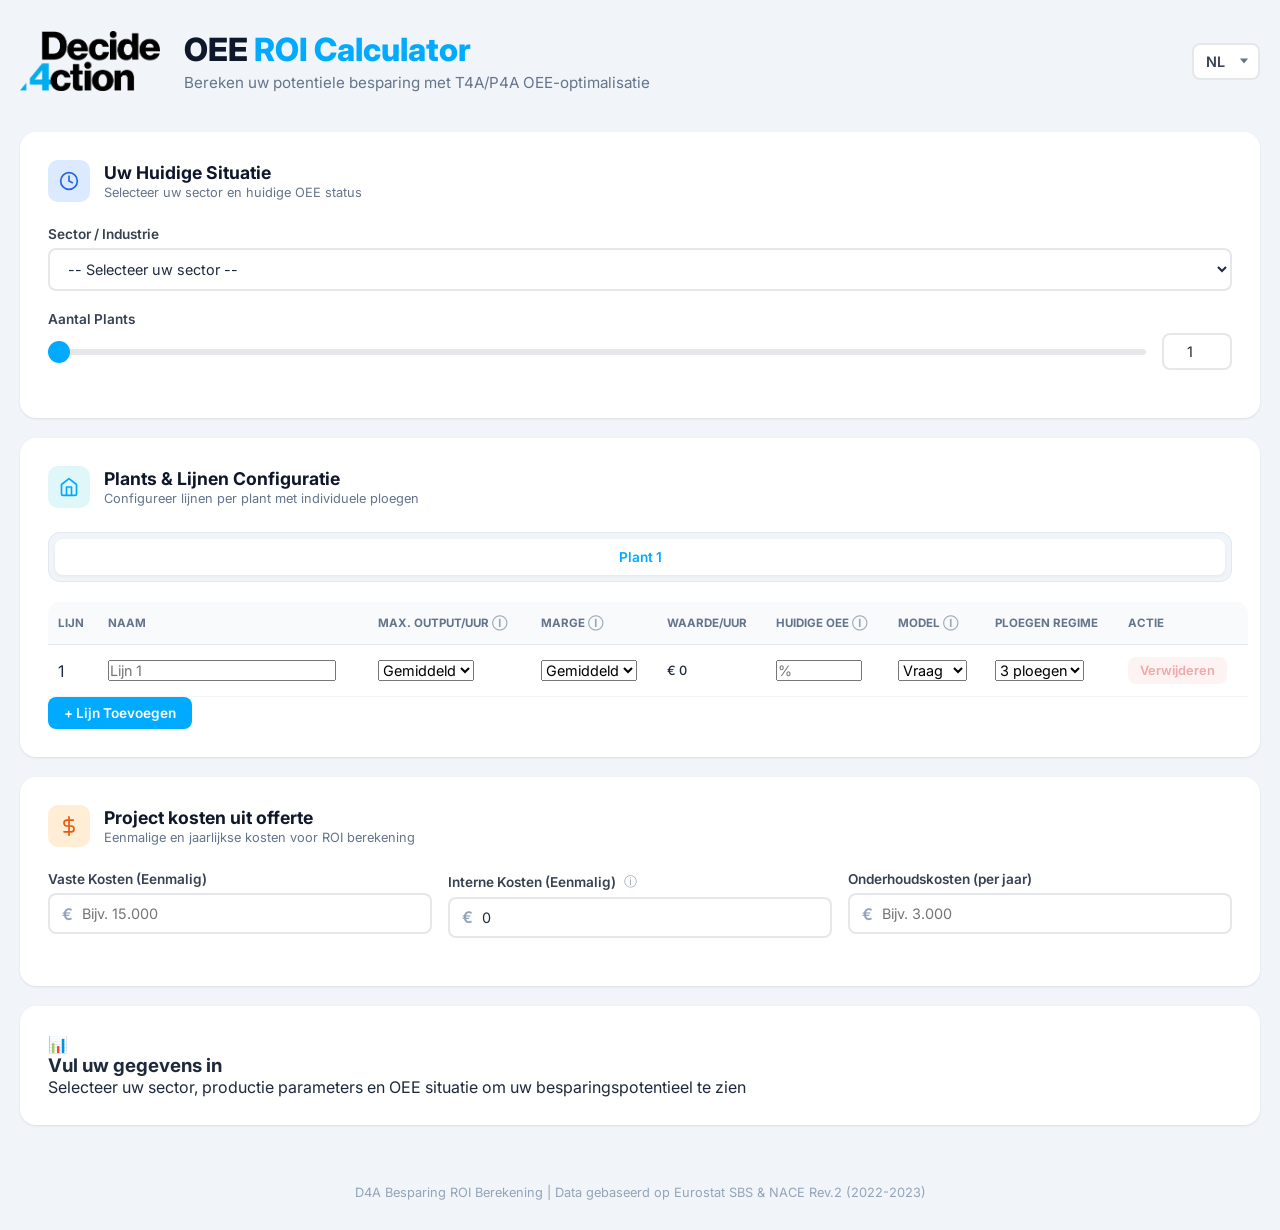
<file: index.html>
<!DOCTYPE html>
<html lang="nl">
<head>
    <meta charset="UTF-8">
    <meta name="viewport" content="width=device-width, initial-scale=1.0">
    <title>OEE ROI Calculator - D4A Besparing Berekening</title>
    <link rel="preconnect" href="https://fonts.googleapis.com">
    <link rel="preconnect" href="https://fonts.gstatic.com" crossorigin>
    <link href="https://fonts.googleapis.com/css2?family=Inter:wght@400;500;600;700;800&display=swap" rel="stylesheet">
    <link rel="stylesheet" href="style.css">
</head>
<body>
    <div class="container">
        <header class="header">
            <div class="header-left">
                <img src="logo.png" alt="Decide4Action" class="logo">
                <div class="header-title">
                    <h1>OEE <span>ROI Calculator</span></h1>
                    <p class="subtitle" data-i18n="subtitle">Bereken uw potentiele besparing met T4A/P4A OEE-optimalisatie</p>
                </div>
            </div>
            <div class="header-right">
                <div class="lang-switcher">
                    <select id="langSelect" onchange="setLanguage(this.value)">
                        <option value="nl">NL</option>
                        <option value="en">EN</option>
                    </select>
                </div>
                <button class="btn btn-export" onclick="exportPDF()" id="exportBtn" style="display: none;">
                    <svg width="18" height="18" viewBox="0 0 24 24" fill="none" stroke="currentColor" stroke-width="2" stroke-linecap="round" stroke-linejoin="round"><path d="M21 15v4a2 2 0 0 1-2 2H5a2 2 0 0 1-2-2v-4"/><polyline points="7 10 12 15 17 10"/><line x1="12" y1="15" x2="12" y2="3"/></svg>
                    <span data-i18n="exportPdf">Export PDF</span>
                </button>
            </div>
        </header>

        <div class="main-layout">
            <div class="input-column">
                <div class="card">
                    <div class="card-header">
                        <div class="card-icon blue">
                            <svg width="20" height="20" viewBox="0 0 24 24" fill="none" stroke="currentColor" stroke-width="2" stroke-linecap="round" stroke-linejoin="round"><circle cx="12" cy="12" r="10"/><path d="M12 6v6l4 2"/></svg>
                        </div>
                        <div>
                            <h2 data-i18n="cardCurrentTitle">Uw Huidige Situatie</h2>
                            <p class="card-subtitle" data-i18n="cardCurrentSubtitle">Selecteer uw sector en huidige OEE status</p>
                        </div>
                    </div>

                    <div class="form-group">
                        <label for="sector" data-i18n="sectorLabel">Sector / Industrie</label>
                        <div class="select-wrapper" id="sectorWrapper">
                            <input type="text" class="select-search" id="sectorSearch" data-i18n-placeholder="sectorSearchPlaceholder" placeholder="Zoek sector...">
                            <select id="sector" onchange="onSectorChange()">
                                <option value="" data-i18n="sectorDefault">-- Selecteer uw sector --</option>
                                <option value="farmaceutische" data-i18n="sectorPharm">Farmaceutische</option>
                                <option value="food" data-i18n="sectorFood">Food</option>
                                <option value="bottlers" data-i18n="sectorBottlers">Bottlers</option>
                                <option value="textiel" data-i18n="sectorTextile">Textiel</option>
                                <option value="hout" data-i18n="sectorWood">Hout</option>
                                <option value="papier" data-i18n="sectorPaper">Papier</option>
                                <option value="chemie" data-i18n="sectorChemical">Chemie</option>
                                <option value="kunststof" data-i18n="sectorPlastic">Kunststof</option>
                                <option value="metaal" data-i18n="sectorMetal">Metaal</option>
                                <option value="machinebouw" data-i18n="sectorMachine">Machinebouw</option>
                                <option value="autoentransport" data-i18n="sectorAuto">Auto & Transport</option>
                                <option value="electronica" data-i18n="sectorElectronics">Electronica</option>
                                <option value="olieenrafinaderij" data-i18n="sectorOil">Olie & Raffinaderij</option>
                            </select>
                            <div class="select-dropdown" id="sectorDropdown"></div>
                        </div>
                    </div>

                    <div class="form-group">
                        <label for="numPlants" data-i18n="numPlantsLabel">Aantal Plants</label>
                        <div class="slider-input">
                            <input type="range" id="numPlantsSlider" min="1" max="10" value="1" oninput="syncPlantSlider(this.value)">
                            <input type="number" id="numPlants" min="1" max="10" value="1" onchange="updatePlantTabs()" oninput="updatePlantTabs()">
                        </div>
                    </div>
                </div>

                <div class="card" id="plantsCard">
                    <div class="card-header">
                        <div class="card-icon cyan">
                            <svg width="20" height="20" viewBox="0 0 24 24" fill="none" stroke="currentColor" stroke-width="2" stroke-linecap="round" stroke-linejoin="round"><path d="M3 9l9-7 9 7v11a2 2 0 0 1-2 2H5a2 2 0 0 1-2-2z"/><polyline points="9 22 9 12 15 12 15 22"/></svg>
                        </div>
                        <div>
                            <h2 data-i18n="cardPlantsTitle">Plants & Lijnen Configuratie</h2>
                            <p class="card-subtitle" data-i18n="cardPlantsSubtitle">Configureer lijnen per plant met individuele ploegen</p>
                        </div>
                    </div>

                    <div class="plant-tabs" id="plantTabs"></div>
                    <div id="plantContents"></div>
                </div>

                <div class="card">
                    <div class="card-header">
                        <div class="card-icon orange">
                            <svg width="20" height="20" viewBox="0 0 24 24" fill="none" stroke="currentColor" stroke-width="2" stroke-linecap="round" stroke-linejoin="round"><line x1="12" y1="1" x2="12" y2="23"/><path d="M17 5H9.5a3.5 3.5 0 0 0 0 7h5a3.5 3.5 0 0 1 0 7H6"/></svg>
                        </div>
                        <div>
                            <h2 data-i18n="cardCostsTitle">Project kosten uit offerte</h2>
                            <p class="card-subtitle" data-i18n="cardCostsSubtitle">Eenmalige en jaarlijkse kosten voor ROI berekening</p>
                        </div>
                    </div>

                    <div class="form-row form-row-3">
                        <div class="form-group">
                            <label for="fixedFee" data-i18n="fixedFeeLabel">Vaste Kosten (Eenmalig)</label>
                            <div class="currency-input">
                                <input type="number" id="fixedFee" min="0" onchange="calculate()" oninput="calculate()" data-i18n-placeholder="fixedFeePlaceholder" placeholder="Bijv. 15.000">
                            </div>
                        </div>
                        <div class="form-group">
                            <label for="internalCost" class="th-tooltip">
                                <span data-i18n="internalCostLabel">Interne Kosten (Eenmalig)</span> 
                                <span class="info-icon">ⓘ</span>
                                <div class="tooltip-text">
                                    <span data-i18n="internalCostTooltipBody">implementatie-uren, trainingsuren, IT hardware, IT software.</span>
                                </div>
                            </label>
                            <div class="currency-input">
                                <input type="number" id="internalCost" min="0" value="0" onchange="calculate()" oninput="calculate()" data-i18n-placeholder="internalCostPlaceholder" placeholder="Bijv. 5.000">
                            </div>
                        </div>
                        <div class="form-group">
                            <label for="variableCost" data-i18n="variableCostLabel">Onderhoudskosten (per jaar)</label>
                            <div class="currency-input">
                                <input type="number" id="variableCost" min="0" onchange="calculate()" oninput="calculate()" data-i18n-placeholder="variableCostPlaceholder" placeholder="Bijv. 3.000">
                            </div>
                        </div>
                    </div>
                </div>
            </div>

            <div class="results-column">
                <div class="card" id="placeholderCard">
                    <div class="results-placeholder">
                        <div class="results-placeholder-icon">&#x1F4CA;</div>
                        <h3 data-i18n="placeholderTitle">Vul uw gegevens in</h3>
                        <p data-i18n="placeholderText">Selecteer uw sector, productie parameters en OEE situatie om uw besparingspotentieel te zien</p>
                    </div>
                </div>

                <div class="card" id="scenarioCard" style="display: none;">
                    <div class="card-header">
                        <div class="card-icon green">
                            <svg width="20" height="20" viewBox="0 0 24 24" fill="none" stroke="currentColor" stroke-width="2" stroke-linecap="round" stroke-linejoin="round"><path d="M12 20V10"/><path d="M18 20V4"/><path d="M6 20v-4"/></svg>
                        </div>
                        <div style="flex:1;">
                            <h2 class="th-tooltip" style="border-bottom: none; cursor: help; display: inline-flex; align-items: center;">
                                <span data-i18n="cardSavingsTitle">Besparingspotentieel</span>
                                <span class="info-icon" style="margin-left: 6px;">ⓘ</span>
                                <div class="tooltip-text">
                                    <span data-i18n="savingPotentialTooltip"></span>
                                </div>
                            </h2>
                            <p class="card-subtitle" id="savingsSubtitle">
                                <span id="totalLinesDisplay">0</span> <span data-i18n="linesAcross">lijnen over</span> <span id="totalPlantsDisplay">0</span> plants
                            </p>
                        </div>
                        <button class="btn-calc-info" onclick="openCalcModal()" title="Hoe berekenen wij dit?">
                            <svg width="18" height="18" viewBox="0 0 24 24" fill="none" stroke="currentColor" stroke-width="2" stroke-linecap="round" stroke-linejoin="round"><circle cx="12" cy="12" r="10"/><path d="M9.09 9a3 3 0 0 1 5.83 1c0 2-3 3-3 3"/><line x1="12" y1="17" x2="12.01" y2="17"/></svg>
                            <span data-i18n="calcInfoBtn">Berekening</span>
                        </button>
                    </div>

                    <div class="scenario-grid">
                        <div class="scenario-card" data-scenario="conservative" onclick="selectScenario('conservative')">
                            <div class="scenario-label" data-i18n="conservative">Conservatief</div>
                            <div class="scenario-three-year" id="conservativeThreeYear">-</div>
                            <div class="scenario-three-year-label" data-i18n="overThreeYears">over 3 jaar</div>
                            <div class="scenario-divider"></div>
                            <div class="scenario-years-grid">
                                <div class="year-col"><span class="year-label">Jaar 1</span><span class="year-value" id="conservativeYear1">-</span></div>
                                <div class="year-col"><span class="year-label">Jaar 2</span><span class="year-value" id="conservativeYear2">-</span></div>
                                <div class="year-col"><span class="year-label">Jaar 3</span><span class="year-value" id="conservativeYear3">-</span></div>
                            </div>
                            <div class="scenario-divider"></div>
                            <div class="scenario-oee" id="conservativeOEE">-</div>
                            <div class="scenario-oee-label" data-i18n="oeeImprovement">OEE verbetering</div>
                        </div>

                        <div class="scenario-card selected" data-scenario="expected" onclick="selectScenario('expected')">
                            <div class="scenario-badge" data-i18n="expected">Verwacht</div>
                            <div class="scenario-three-year" id="expectedThreeYear">-</div>
                            <div class="scenario-three-year-label" data-i18n="overThreeYears">over 3 jaar</div>
                            <div class="scenario-divider"></div>
                            <div class="scenario-years-grid">
                                <div class="year-col"><span class="year-label">Jaar 1</span><span class="year-value" id="expectedYear1">-</span></div>
                                <div class="year-col"><span class="year-label">Jaar 2</span><span class="year-value" id="expectedYear2">-</span></div>
                                <div class="year-col"><span class="year-label">Jaar 3</span><span class="year-value" id="expectedYear3">-</span></div>
                            </div>
                            <div class="scenario-divider"></div>
                            <div class="scenario-oee" id="expectedOEE">-</div>
                            <div class="scenario-oee-label" data-i18n="oeeImprovement">OEE verbetering</div>
                        </div>

                        <div class="scenario-card" data-scenario="optimistic" onclick="selectScenario('optimistic')">
                            <div class="scenario-label" data-i18n="optimistic">Optimistisch</div>
                            <div class="scenario-three-year" id="optimisticThreeYear">-</div>
                            <div class="scenario-three-year-label" data-i18n="overThreeYears">over 3 jaar</div>
                            <div class="scenario-divider"></div>
                            <div class="scenario-years-grid">
                                <div class="year-col"><span class="year-label">Jaar 1</span><span class="year-value" id="optimisticYear1">-</span></div>
                                <div class="year-col"><span class="year-label">Jaar 2</span><span class="year-value" id="optimisticYear2">-</span></div>
                                <div class="year-col"><span class="year-label">Jaar 3</span><span class="year-value" id="optimisticYear3">-</span></div>
                            </div>
                            <div class="scenario-divider"></div>
                            <div class="scenario-oee" id="optimisticOEE">-</div>
                            <div class="scenario-oee-label" data-i18n="oeeImprovement">OEE verbetering</div>
                        </div>

                        <div class="scenario-card" data-scenario="aangepast" onclick="selectScenario('aangepast')">
    <div class="scenario-label" data-i18n="custom">Aangepast</div>
    <div class="scenario-three-year" id="customThreeYear">-</div>
    <div class="scenario-three-year-label" data-i18n="overThreeYears">over 3 jaar</div>
    <div class="scenario-divider"></div>
    <div class="scenario-years-grid">
        <div class="year-col">
            <span class="year-label" data-i18n="calcYear1">Jaar 1</span>
            <span class="year-value" id="customYear1">-</span>
        </div>
        <div class="year-col">
            <span class="year-label" data-i18n="calcYear2">Jaar 2</span>
            <span class="year-value" id="customYear2">-</span>
        </div>
        <div class="year-col">
            <span class="year-label" data-i18n="calcYear3">Jaar 3</span>
            <span class="year-value" id="customYear3">-</span>
        </div>
    </div>
    <div class="scenario-divider"></div>
    <div class="custom-oee-input-wrapper">
        <input type="number" id="customOEEInput" class="custom-oee-input" min="0" max="100" step="0.1" placeholder="%" oninput="calculate()">
    </div>
    <div class="scenario-oee-label" data-i18n="oeeImprovement">OEE verbetering</div>
</div>
                    </div>
                </div>

                <div class="card" id="calcBreakdownCard" style="display: none;">
                    <div class="card-header">
                        <div class="card-icon blue">
                            <svg width="20" height="20" viewBox="0 0 24 24" fill="none" stroke="currentColor" stroke-width="2" stroke-linecap="round" stroke-linejoin="round"><rect x="4" y="2" width="16" height="20" rx="2" ry="2"/><line x1="8" y1="6" x2="16" y2="6"/><line x1="8" y1="10" x2="16" y2="10"/><line x1="8" y1="14" x2="12" y2="14"/></svg>
                        </div>
                        <div>
                            <h2 data-i18n="calcBreakdownTitle">Berekeningsoverzicht</h2>
                        </div>
                    </div>
                    <div id="calcBreakdownContent"></div>
                </div>

                <div class="card" id="breakEvenCard" style="display: none;">
                    <div class="break-even-header">
                        <div>
                            <div class="card-header" style="margin-bottom: 0;">
                                <div class="card-icon green">
                                    <svg width="20" height="20" viewBox="0 0 24 24" fill="none" stroke="currentColor" stroke-width="2" stroke-linecap="round" stroke-linejoin="round"><polyline points="22 12 18 12 15 21 9 3 6 12 2 12"/></svg>
                                </div>
                                <div>
                                    <h2 data-i18n="cardBreakEvenTitle">Break-even Analyse</h2>
                                </div>
                            </div>
                        </div>
                        <div class="break-even-result-badge" id="breakEvenBadge">
                            <span class="icon">&#x2713;</span>
                            <span class="text">Break-even: <span class="value" id="breakEvenYear">-</span></span>
                        </div>
                    </div>
                    <div class="graph-container">
                        <canvas id="breakEvenCanvas"></canvas>
                    </div>
                    <div class="legend">
                        <div class="legend-item">
                            <div class="legend-color benefit"></div>
                            <span data-i18n="cumulativeBenefit">Cumulatief Voordeel</span>
                        </div>
                        <div class="legend-item">
                            <div class="legend-color cost"></div>
                            <span data-i18n="cumulativeCosts">Cumulatieve Kosten</span>
                        </div>
                    </div>
                    <div class="break-even-note">
                        <span data-i18n="breakEvenNotePrefix">Gebaseerd op het</span> 
                        <span id="breakEvenScenarioName"></span> 
                        <span data-i18n="breakEvenNoteSuffix">scenario</span>
                    </div>
                </div>
            </div>
        </div>

        <footer>
            <p data-i18n="footer">D4A Besparing ROI Berekening | Data gebaseerd op Eurostat SBS & NACE Rev.2 (2022-2023)</p>
        </footer>
    </div>

    <div class="calc-modal-overlay" id="calcModal" onclick="closeCalcModal(event)">
        <div class="calc-modal">
            <div class="calc-modal-header">
                <h2 data-i18n="calcModalTitle">Hoe berekenen wij het besparingspotentieel?</h2>
                <button class="calc-modal-close" onclick="closeCalcModal()">&times;</button>
            </div>
            <div class="calc-modal-body">
                <div class="calc-section">
                    <h3 data-i18n="calcStep1Title">1. Toegevoegde waarde per uur</h3>
                    <div class="calc-formula" data-i18n="calcStep1Formula">Waarde per uur = Output per uur &times; Marge per eenheid</div>
                    <p class="calc-desc" data-i18n="calcStep1Desc">De output en marge komen uit uw sector benchmarks of uw eigen ingevoerde waarden.</p>
                </div>
                <div class="calc-section">
                    <h3 data-i18n="calcStep2Title">2. Jaarlijkse besparing (per lijn)</h3>
                    <div class="calc-formula" data-i18n="calcStep2Formula">Jaarlijks = Waarde/uur (bij 100%) × OEE verbetering (punten) × Werkuren × Kostenfactor</div>
                    <p class="calc-desc" data-i18n="calcStep2Desc">Elk gewonnen procentpunt OEE wordt direct gewaardeerd tegen de toegevoegde waarde per uur. Als u bijvoorbeeld van 50% naar 52% OEE gaat, rekent het model met de 2% winst op uw totale capaciteit.</p>
                </div>
                <div class="calc-section">
                    <h3 data-i18n="calcStep3Title">3. Berekeningsmodel</h3>
                    <p class="calc-desc" data-i18n="calcStep3Desc"><strong>Vraagmodel:</strong> Onbeperkte vraag &mdash; extra OEE genereert extra omzet (factor = 1).<br><strong>Kostenmodel:</strong> Vast volume &mdash; OEE verbetering verlaagt kosten. Kostenfactor: conservatief 20%, verwacht 30%, optimistisch 40%.</p>
                </div>
                <div class="calc-section">
                    <h3 data-i18n="calcStep4Title">4. Besparing over 3 jaar</h3>
                    <p class="calc-desc" data-i18n="calcStep4Desc">De OEE verbetering wordt geleidelijk opgebouwd over 3 jaar:</p>
                    <div class="calc-ramp">
                        <div class="calc-ramp-row"><span class="calc-ramp-label" data-i18n="calcYear1">Jaar 1</span><div class="calc-ramp-bar" style="width:33%">1/3</div></div>
                        <div class="calc-ramp-row"><span class="calc-ramp-label" data-i18n="calcYear2">Jaar 2</span><div class="calc-ramp-bar" style="width:67%">2/3</div></div>
                        <div class="calc-ramp-row"><span class="calc-ramp-label" data-i18n="calcYear3">Jaar 3</span><div class="calc-ramp-bar" style="width:100%">3/3</div></div>
                    </div>
                    <p class="calc-desc" style="margin-top: 15px; border-left: 3px solid #00AAFF; padding-left: 12px;">
                        <strong data-i18n="rampUpTitle">Geleidelijke Besparingsopbouw (Ramp-up)</strong><br>
                        <span data-i18n="rampUpDesc">De ROI houdt rekening met een realistisch adoptieproces. We bouwen de resultaten stapsgewijs op (Jaar 1: 33%, Jaar 2: 67%, Jaar 3: 100%) om rekening te houden met de tijd die nodig is voor training, procesoptimalisatie en gedragsverandering binnen uw team.</span>
                    </p>
                    <div class="calc-formula" data-i18n="calcStep4Formula" style="margin-top: 15px;">Totaal 3 jaar = Jaarlijks &times; (1/3 + 2/3 + 1) = Jaarlijks &times; 2</div>
                </div>
                <div class="calc-section">
                    <h3 data-i18n="calcStep5Title">5. Scenario's</h3>
                    <p class="calc-desc" data-i18n="calcStep5Desc">Elk scenario (conservatief, verwacht, optimistisch) gebruikt een andere OEE verbetering percentage, gebaseerd op sectordata en historische resultaten.</p>
                </div>
            </div>
        </div>
    </div>

    <script src="script.js"></script>
</body>
</html>
</file>
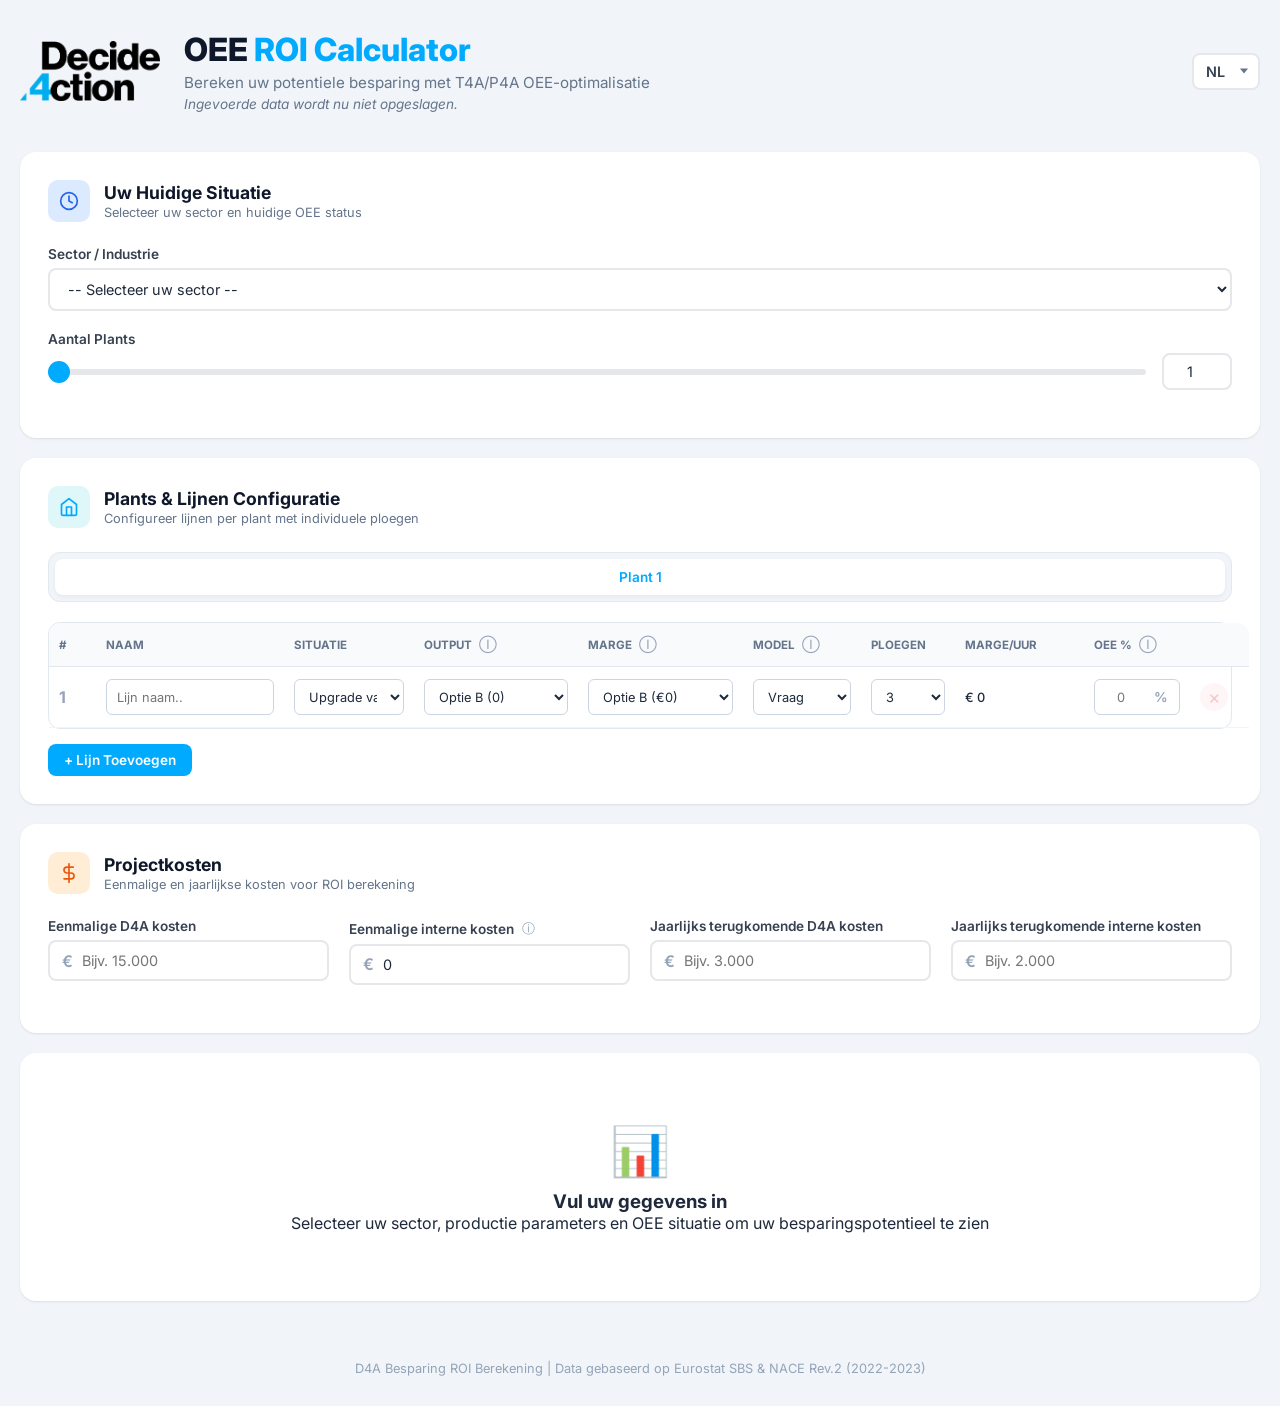
<file: docs/index.html>
<!DOCTYPE html>
<html lang="nl">
<head>
    <meta charset="UTF-8">
    <meta name="viewport" content="width=device-width, initial-scale=1.0">
    <title>OEE ROI Calculator - D4A Besparing Berekening</title>
    <link rel="preconnect" href="https://fonts.googleapis.com">
    <link rel="preconnect" href="https://fonts.gstatic.com" crossorigin>
    <link href="https://fonts.googleapis.com/css2?family=Inter:wght@400;500;600;700;800&display=swap" rel="stylesheet">
    <link rel="stylesheet" href="style.css">
</head>
<body>
    <div class="container" id="appContainer">
        <header class="header">
            <div class="header-left">
                <img src="logo.png" alt="Decide4Action" class="logo">
                <div class="header-title">
                    <h1>OEE <span>ROI Calculator</span></h1>
                    <p class="subtitle" data-i18n="subtitle">Bereken uw potentiele besparing met T4A/P4A OEE-optimalisatie</p>
                    <p class="data-protection-note" data-i18n="dataProtectionNote">Ingevoerde data wordt niet opgeslagen.</p>
                </div>
            </div>
            <div class="header-right">
                <div class="lang-switcher">
                    <select id="langSelect" onchange="setLanguage(this.value)">
                        <option value="nl">NL</option>
                        <option value="en">EN</option>
                    </select>
                </div>
                <button class="btn btn-export" onclick="exportPDF()" id="exportBtn" style="display: none;">
                    <svg width="18" height="18" viewBox="0 0 24 24" fill="none" stroke="currentColor" stroke-width="2" stroke-linecap="round" stroke-linejoin="round"><path d="M21 15v4a2 2 0 0 1-2 2H5a2 2 0 0 1-2-2v-4"/><polyline points="7 10 12 15 17 10"/><line x1="12" y1="15" x2="12" y2="3"/></svg>
                    <span data-i18n="exportPdf">Export PDF</span>
                </button>
            </div>
        </header>

        <div class="main-layout">
            <div class="input-column">
                <div class="card">
                    <div class="card-header">
                        <div class="card-icon blue">
                            <svg width="20" height="20" viewBox="0 0 24 24" fill="none" stroke="currentColor" stroke-width="2" stroke-linecap="round" stroke-linejoin="round"><circle cx="12" cy="12" r="10"/><path d="M12 6v6l4 2"/></svg>
                        </div>
                        <div>
                            <h2 data-i18n="cardCurrentTitle">Uw Huidige Situatie</h2>
                            <p class="card-subtitle" data-i18n="cardCurrentSubtitle">Selecteer uw sector en huidige OEE status</p>
                        </div>
                    </div>

                    <div class="form-group">
                        <label for="sector" data-i18n="sectorLabel">Sector / Industrie</label>
                        <div class="select-wrapper" id="sectorWrapper">
                            <input type="text" class="select-search" id="sectorSearch" data-i18n-placeholder="sectorSearchPlaceholder" placeholder="Zoek sector...">
                            <select id="sector" onchange="onSectorChange()">
                                <option value="" data-i18n="sectorDefault">-- Selecteer uw sector --</option>
                                <option value="farmaceutische" data-i18n="sectorPharm">Farmaceutische</option>
                                <option value="food" data-i18n="sectorFood">Food</option>
                                <option value="bottlers" data-i18n="sectorBottlers">Bottlers</option>
                                <option value="textiel" data-i18n="sectorTextile">Textiel</option>
                                <option value="hout" data-i18n="sectorWood">Hout</option>
                                <option value="papier" data-i18n="sectorPaper">Papier</option>
                                <option value="chemie" data-i18n="sectorChemical">Chemie</option>
                                <option value="kunststof" data-i18n="sectorPlastic">Kunststof</option>
                                <option value="metaal" data-i18n="sectorMetal">Metaal</option>
                                <option value="machinebouw" data-i18n="sectorMachine">Machinebouw</option>
                                <option value="autoentransport" data-i18n="sectorAuto">Auto & Transport</option>
                                <option value="electronica" data-i18n="sectorElectronics">Electronica</option>
                                <option value="olieenrafinaderij" data-i18n="sectorOil">Olie & Raffinaderij</option>
                            </select>
                            <div class="select-dropdown" id="sectorDropdown"></div>
                        </div>
                    </div>

                    <div class="form-group">
                        <label for="numPlants" data-i18n="numPlantsLabel">Aantal Plants</label>
                        <div class="slider-input">
                            <input type="range" id="numPlantsSlider" min="1" max="10" value="1" oninput="syncPlantSlider(this.value)">
                            <input type="number" id="numPlants" min="1" max="10" value="1" onchange="updatePlantTabs()" oninput="updatePlantTabs()">
                        </div>
                    </div>
                </div>

                <div class="card" id="plantsCard">
                    <div class="card-header">
                        <div class="card-icon cyan">
                            <svg width="20" height="20" viewBox="0 0 24 24" fill="none" stroke="currentColor" stroke-width="2" stroke-linecap="round" stroke-linejoin="round"><path d="M3 9l9-7 9 7v11a2 2 0 0 1-2 2H5a2 2 0 0 1-2-2z"/><polyline points="9 22 9 12 15 12 15 22"/></svg>
                        </div>
                        <div>
                            <h2 data-i18n="cardPlantsTitle">Plants & Lijnen Configuratie</h2>
                            <p class="card-subtitle" data-i18n="cardPlantsSubtitle">Configureer lijnen per plant met individuele ploegen</p>
                        </div>
                    </div>

                    <div class="plant-tabs" id="plantTabs"></div>
                    <div id="plantContents"></div>
                </div>

                <div class="card">
                    <div class="card-header">
                        <div class="card-icon orange">
                            <svg width="20" height="20" viewBox="0 0 24 24" fill="none" stroke="currentColor" stroke-width="2" stroke-linecap="round" stroke-linejoin="round"><line x1="12" y1="1" x2="12" y2="23"/><path d="M17 5H9.5a3.5 3.5 0 0 0 0 7h5a3.5 3.5 0 0 1 0 7H6"/></svg>
                        </div>
                        <div>
                            <h2 data-i18n="cardCostsTitle">Projectkosten</h2>
                            <p class="card-subtitle" data-i18n="cardCostsSubtitle">Eenmalige en jaarlijkse kosten voor ROI berekening</p>
                        </div>
                    </div>

                    <div class="form-row" style="display: grid; grid-template-columns: repeat(4, 1fr); gap: 20px;">
                        <div class="form-group">
                            <label for="fixedFee" data-i18n="fixedFeeLabel">Eenmalige D4A kosten</label>
                            <div class="currency-input">
                                <input type="number" id="fixedFee" min="0" onchange="calculate()" oninput="calculate()" data-i18n-placeholder="fixedFeePlaceholder" placeholder="Bijv. 15.000">
                            </div>
                        </div>
                        
                        <div class="form-group">
                            <label for="internalCost" class="th-tooltip">
                                <span data-i18n="internalCostLabel">Eenmalige interne kosten</span> 
                                <span class="info-icon">ⓘ</span>
                                <div class="tooltip-text">
                                    <span data-i18n="internalCostTooltipBody">implementatie-uren, trainingsuren, IT hardware, IT software.</span>
                                </div>
                            </label>
                            <div class="currency-input">
                                <input type="number" id="internalCost" min="0" value="0" onchange="calculate()" oninput="calculate()" data-i18n-placeholder="internalCostPlaceholder" placeholder="Bijv. 5.000">
                            </div>
                        </div>
                        
                        <div class="form-group">
                            <label for="variableCost" data-i18n="variableCostLabel">Jaarlijks terugkomende D4A kosten</label>
                            <div class="currency-input">
                                <input type="number" id="variableCost" min="0" onchange="calculate()" oninput="calculate()" data-i18n-placeholder="variableCostPlaceholder" placeholder="Bijv. 3.000">
                            </div>
                        </div>

                        <div class="form-group">
                            <label for="recurringInternalCost" data-i18n="recurringInternalCostLabel">Jaarlijks terugkomende interne kosten</label>
                            <div class="currency-input">
                                <input type="number" id="recurringInternalCost" min="0" onchange="calculate()" oninput="calculate()" data-i18n-placeholder="recurringInternalCostPlaceholder" placeholder="Bijv. 2.000">
                            </div>
                        </div>
                    </div>
                </div>
            </div>

            <div class="results-column">
                <div class="card" id="placeholderCard">
                    <div class="results-placeholder" style="text-align: center; padding: 40px 20px;">
                        <div class="results-placeholder-icon" style="font-size: 3rem; margin-bottom: 10px;">📊</div>
                        <h3 data-i18n="placeholderTitle">Vul uw gegevens in</h3>
                        <p data-i18n="placeholderText">Selecteer uw sector, productie parameters en OEE situatie om uw besparingspotentieel te zien</p>
                    </div>
                </div>

                <div class="card" id="scenarioCard" style="display: none;">
                    <div class="card-header">
                        <div class="card-icon green">
                            <svg width="20" height="20" viewBox="0 0 24 24" fill="none" stroke="currentColor" stroke-width="2" stroke-linecap="round" stroke-linejoin="round"><path d="M12 20V10"/><path d="M18 20V4"/><path d="M6 20v-4"/></svg>
                        </div>
                        <div style="flex:1;">
                            <h2 class="th-tooltip" style="border-bottom: none; cursor: help; display: inline-flex; align-items: center;">
                                <span data-i18n="cardSavingsTitle">Extra marge & kosten reductie</span>
                                <span class="info-icon" style="margin-left: 6px;">ⓘ</span>
                                <div class="tooltip-text">
                                    <span data-i18n="savingPotentialTooltip"></span>
                                </div>
                            </h2>
                            <p class="card-subtitle" id="savingsSubtitle">
                                <span id="totalLinesDisplay">0</span> <span data-i18n="linesAcross">lijnen over</span> <span id="totalPlantsDisplay">0</span> plants
                            </p>
                        </div>
                        <button class="btn-calc-info" onclick="openCalcModal()" title="Hoe berekenen wij dit?">
                            <svg width="18" height="18" viewBox="0 0 24 24" fill="none" stroke="currentColor" stroke-width="2" stroke-linecap="round" stroke-linejoin="round"><circle cx="12" cy="12" r="10"/><path d="M9.09 9a3 3 0 0 1 5.83 1c0 2-3 3-3 3"/><line x1="12" y1="17" x2="12.01" y2="17"/></svg>
                            <span data-i18n="calcInfoBtn">Berekening</span>
                        </button>
                    </div>

                    <div class="scenario-grid">
                        <div class="scenario-card" data-scenario="conservative" onclick="selectScenario('conservative')">
                            <div class="scenario-label" data-i18n="conservative">Conservatief</div>
                            <div class="scenario-three-year" id="conservativeThreeYear">-</div>
                            <div class="scenario-three-year-label" data-i18n="overThreeYears">over 3 jaar</div>
                            <div class="scenario-divider"></div>
                            <div class="scenario-years-grid">
                                <div class="year-col"><span class="year-label">Jaar 1</span><span class="year-value" id="conservativeYear1">-</span></div>
                                <div class="year-col"><span class="year-label">Jaar 2</span><span class="year-value" id="conservativeYear2">-</span></div>
                                <div class="year-col"><span class="year-label">Jaar 3</span><span class="year-value" id="conservativeYear3">-</span></div>
                            </div>
                            <div class="scenario-divider"></div>
                            <div class="scenario-oee" id="conservativeOEE">-</div>
                            <div class="scenario-oee-label" data-i18n="oeeImprovement">OEE verbetering</div>
                        </div>

                        <div class="scenario-card selected" data-scenario="expected" onclick="selectScenario('expected')">
                            <div class="scenario-badge" data-i18n="expected">Verwacht</div>
                            <div class="scenario-three-year" id="expectedThreeYear">-</div>
                            <div class="scenario-three-year-label" data-i18n="overThreeYears">over 3 jaar</div>
                            <div class="scenario-divider"></div>
                            <div class="scenario-years-grid">
                                <div class="year-col"><span class="year-label">Jaar 1</span><span class="year-value" id="expectedYear1">-</span></div>
                                <div class="year-col"><span class="year-label">Jaar 2</span><span class="year-value" id="expectedYear2">-</span></div>
                                <div class="year-col"><span class="year-label">Jaar 3</span><span class="year-value" id="expectedYear3">-</span></div>
                            </div>
                            <div class="scenario-divider"></div>
                            <div class="scenario-oee" id="expectedOEE">-</div>
                            <div class="scenario-oee-label" data-i18n="oeeImprovement">OEE verbetering</div>
                        </div>

                        <div class="scenario-card" data-scenario="optimistic" onclick="selectScenario('optimistic')">
                            <div class="scenario-label" data-i18n="optimistic">Optimistisch</div>
                            <div class="scenario-three-year" id="optimisticThreeYear">-</div>
                            <div class="scenario-three-year-label" data-i18n="overThreeYears">over 3 jaar</div>
                            <div class="scenario-divider"></div>
                            <div class="scenario-years-grid">
                                <div class="year-col"><span class="year-label">Jaar 1</span><span class="year-value" id="optimisticYear1">-</span></div>
                                <div class="year-col"><span class="year-label">Jaar 2</span><span class="year-value" id="optimisticYear2">-</span></div>
                                <div class="year-col"><span class="year-label">Jaar 3</span><span class="year-value" id="optimisticYear3">-</span></div>
                            </div>
                            <div class="scenario-divider"></div>
                            <div class="scenario-oee" id="optimisticOEE">-</div>
                            <div class="scenario-oee-label" data-i18n="oeeImprovement">OEE verbetering</div>
                        </div>

                        <div class="scenario-card" data-scenario="aangepast" onclick="selectScenario('aangepast')">
                            <div class="scenario-label" data-i18n="custom">Aangepast</div>
                            <div class="scenario-three-year" id="customThreeYear">-</div>
                            <div class="scenario-three-year-label" data-i18n="overThreeYears">over 3 jaar</div>
                            <div class="scenario-divider"></div>
                            <div class="scenario-years-grid">
                                <div class="year-col"><span class="year-label" data-i18n="calcYear1">Jaar 1</span><span class="year-value" id="customYear1">-</span></div>
                                <div class="year-col"><span class="year-label" data-i18n="calcYear2">Jaar 2</span><span class="year-value" id="customYear2">-</span></div>
                                <div class="year-col"><span class="year-label" data-i18n="calcYear3">Jaar 3</span><span class="year-value" id="customYear3">-</span></div>
                            </div>
                            <div class="scenario-divider"></div>
                            <div class="custom-oee-input-wrapper">
                                <input type="number" id="customOEEInput" class="custom-oee-input" min="0" max="100" step="0.1" placeholder="%" oninput="calculate()">
                            </div>
                            <div class="scenario-oee-label" data-i18n="oeeImprovement">OEE verbetering</div>
                        </div>
                    </div>
                </div>

                <div class="card" id="calcBreakdownCard" style="display: none;">
                    <div class="card-header">
                        <div class="card-icon blue">
                            <svg width="20" height="20" viewBox="0 0 24 24" fill="none" stroke="currentColor" stroke-width="2" stroke-linecap="round" stroke-linejoin="round"><rect x="4" y="2" width="16" height="20" rx="2" ry="2"/><line x1="8" y1="6" x2="16" y2="6"/><line x1="8" y1="10" x2="16" y2="10"/><line x1="8" y1="14" x2="12" y2="14"/></svg>
                        </div>
                        <div>
                            <h2 data-i18n="calcBreakdownTitle">Berekeningsoverzicht</h2>
                        </div>
                    </div>
                    <div id="calcBreakdownContent"></div>
                </div>

                <div class="card" id="breakEvenCard" style="display: none;">
                    <div class="break-even-header">
                        <div>
                            <div class="card-header" style="margin-bottom: 0;">
                                <div class="card-icon green">
                                    <svg width="20" height="20" viewBox="0 0 24 24" fill="none" stroke="currentColor" stroke-width="2" stroke-linecap="round" stroke-linejoin="round"><polyline points="22 12 18 12 15 21 9 3 6 12 2 12"/></svg>
                                </div>
                                <div>
                                    <h2 data-i18n="cardBreakEvenTitle">Break-even Analyse</h2>
                                </div>
                            </div>
                        </div>
                        <div class="break-even-result-badge" id="breakEvenBadge">
                            <span class="icon">&#x2713;</span>
                            <span class="text">Break-even: <span class="value" id="breakEvenYear">-</span></span>
                        </div>
                    </div>
                    <div class="graph-container">
                        <canvas id="breakEvenCanvas"></canvas>
                    </div>
                    <div class="legend">
                        <div class="legend-item">
                            <div class="legend-color benefit"></div>
                            <span data-i18n="cumulativeBenefit">Cumulatief Voordeel</span>
                        </div>
                        <div class="legend-item">
                            <div class="legend-color cost"></div>
                            <span data-i18n="cumulativeCosts">Cumulatieve Kosten</span>
                        </div>
                    </div>
                    <div class="break-even-note" style="margin-top: 10px; font-size: 0.85rem; color: #64748b;">
                        <span data-i18n="breakEvenNotePrefix">Gebaseerd op het</span> 
                        <span id="breakEvenScenarioName"></span> 
                        <span data-i18n="breakEvenNoteSuffix">scenario</span>
                    </div>
                </div>
            </div>
        </div>

        <footer>
            <p data-i18n="footer">D4A Besparing ROI Berekening | Data gebaseerd op Eurostat SBS & NACE Rev.2 (2022-2023)</p>
        </footer>
    </div>

    <!-- Modals area -->
    <div class="calc-modal-overlay" id="calcModal" onclick="closeCalcModal(event)">
        <div class="calc-modal">
            <div class="calc-modal-header">
                <h2 data-i18n="calcModalTitle">Hoe berekenen wij het besparingspotentieel?</h2>
                <button class="calc-modal-close" onclick="closeCalcModal()">&times;</button>
            </div>
            <div class="calc-modal-body">
                <div class="calc-section">
                    <h3 data-i18n="calcStep1Title">1. Toegevoegde marge per uur</h3>
                    <div class="calc-formula" data-i18n="calcStep1Formula">Marge per uur = Output per uur &times; Marge per eenheid</div>
                    <p class="calc-desc" data-i18n="calcStep1Desc">De output en marge komen uit uw sector benchmarks of uw eigen ingevoerde waarden.</p>
                </div>
                <div class="calc-section">
                    <h3 data-i18n="calcStep2Title">2. Jaarlijkse besparing (per lijn)</h3>
                    <div class="calc-formula" data-i18n="calcStep2Formula">Jaarlijks = Marge/uur (bij 100%) × OEE verbetering (punten) × Werkuren × Kostenfactor</div>
                    <p class="calc-desc" data-i18n="calcStep2Desc">Elk gewonnen procentpunt OEE wordt direct gewaardeerd tegen de toegevoegde marge per uur. Als u bijvoorbeeld van 50% naar 52% OEE gaat, rekent het model met de 2% winst op uw totale capaciteit.</p>
                </div>
                <div class="calc-section">
                    <h3 data-i18n="calcStep3Title">3. Berekeningsmodel</h3>
                    <p class="calc-desc" id="calcStep3Desc"><strong>Vraagmodel:</strong> Onbeperkte vraag &mdash; extra OEE genereert extra omzet (factor = 1).<br><strong>Kostenmodel:</strong> Vast volume &mdash; OEE verbetering verlaagt kosten. Kostenfactor: conservatief 20%, verwacht 30%, optimistisch 40%.</p>
                </div>
                <div class="calc-section">
                    <h3 data-i18n="calcStep4Title">4. Besparing over 3 jaar</h3>
                    <p class="calc-desc" data-i18n="calcStep4Desc">De OEE verbetering wordt geleidelijk opgebouwd over 3 jaar:</p>
                    <div class="calc-ramp">
                        <div class="calc-ramp-row"><span class="calc-ramp-label" data-i18n="calcYear1">Jaar 1</span><div class="calc-ramp-bar" style="width:33%">1/3</div></div>
                        <div class="calc-ramp-row"><span class="calc-ramp-label" data-i18n="calcYear2">Jaar 2</span><div class="calc-ramp-bar" style="width:67%">2/3</div></div>
                        <div class="calc-ramp-row"><span class="calc-ramp-label" data-i18n="calcYear3">Jaar 3</span><div class="calc-ramp-bar" style="width:100%">3/3</div></div>
                    </div>
                    <p class="calc-desc" style="margin-top: 15px; border-left: 3px solid #00AAFF; padding-left: 12px;">
                        <strong data-i18n="rampUpTitle">Geleidelijke Besparingsopbouw (Ramp-up)</strong><br>
                        <span data-i18n="rampUpDesc">De ROI houdt rekening met een realistisch adoptieproces. We bouwen de resultaten stapsgewijs op (Jaar 1: 33%, Jaar 2: 67%, Jaar 3: 100%) om rekening te houden met de tijd die nodig is voor training, procesoptimalisatie en gedragsverandering binnen uw team.</span>
                    </p>
                    <div class="calc-formula" data-i18n="calcStep4Formula" style="margin-top: 15px;">Totaal 3 jaar = Jaarlijks &times; (1/3 + 2/3 + 1) = Jaarlijks &times; 2</div>
                </div>
                <div class="calc-section">
                    <h3 data-i18n="calcStep5Title">5. Scenario's</h3>
                    <p class="calc-desc" data-i18n="calcStep5Desc">Elk scenario (conservatief, verwacht, optimistisch) gebruikt een andere OEE verbetering percentage, gebaseerd op sectordata <span class="citation" data-cites="Eurostat SBS & NACE Rev.2 (2022-2023)">en historische resultaten</span>.</p>
                </div>
            </div>
        </div>
    </div>

    <!-- Hidden PDF Summary Document Layout Section -->
    <div id="pdf-report-template">
        <div class="pdf-container" style="padding: 30px; font-family: 'Inter', sans-serif; color: #0f172a; background: #ffffff;">
            <div style="display: flex; justify-content: space-between; align-items: center; border-bottom: 2px solid #e2e8f0; padding-bottom: 20px; margin-bottom: 30px;">
                <div>
                    <h1 style="font-size: 24px; margin: 0; color: #0284c7;">OEE ROI Calculator</h1>
                    <p style="margin: 5px 0 0 0; color: #64748b; font-size: 14px;" data-i18n="pdfSubtitle">Business Case & Savings Report</p>
                </div>
                <div style="text-align: right; color: #64748b; font-size: 12px;" id="pdf-current-date"></div>
            </div>

            <div style="background: #f8fafc; border-radius: 8px; padding: 20px; margin-bottom: 25px; border: 1px solid #e2e8f0;">
                <h3 style="margin-top: 0; color: #1e293b; border-bottom: 1px solid #cbd5e1; padding-bottom: 8px;" data-i18n="pdfSecGeneral">1. Algemene Gegevens</h3>
                <div style="display: grid; grid-template-columns: repeat(2, 1fr); gap: 10px; font-size: 14px;">
                    <div><strong data-i18n="pdfLabelSector">Sector:</strong> <span id="pdf-summary-sector"></span></div>
                    <div><strong data-i18n="pdfLabelPlantsLines">Aantal Plants / Lijnen:</strong> <span id="pdf-summary-plants"></span></div>
                </div>
            </div>

            <div style="background: #f8fafc; border-radius: 8px; padding: 20px; margin-bottom: 25px; border: 1px solid #e2e8f0;">
                <h3 style="margin-top: 0; color: #1e293b; border-bottom: 1px solid #cbd5e1; padding-bottom: 8px;" data-i18n="pdfSecCosts">2. Projectkosten & Investeringen</h3>
                <div style="display: grid; grid-template-columns: repeat(2, 1fr); gap: 15px; font-size: 14px;">
                    <div><strong data-i18n="fixedFeeLabel">Eenmalige D4A kosten:</strong> <span id="pdf-cost-fixed"></span></div>
                    <div><strong data-i18n="internalCostLabel">Eenmalige interne kosten:</strong> <span id="pdf-cost-internal"></span></div>
                    <div><strong data-i18n="variableCostLabel">Jaarlijks terugkomende D4A kosten:</strong> <span id="pdf-cost-recurring-d4a"></span></div>
                    <div><strong data-i18n="recurringInternalCostLabel">Jaarlijks terugkomende interne kosten:</strong> <span id="pdf-cost-recurring-int"></span></div>
                </div>
            </div>

            <div style="margin-bottom: 30px;">
                <h3 style="color: #1e293b; border-bottom: 1px solid #cbd5e1; padding-bottom: 8px;" id="pdf-savings-header">3. Extra marge &amp; kosten reductie</h3>
                <div style="display: grid; grid-template-columns: repeat(3, 1fr); gap: 15px; text-align: center; margin-top: 15px;">
                    <div style="background: #f0fdf4; border: 1px solid #bbf7d0; border-radius: 6px; padding: 15px;">
                        <div style="font-size: 12px; color: #166534; text-transform: uppercase;" data-i18n="calcYear1">Jaar 1</div>
                        <div id="pdf-save-y1" style="font-size: 18px; font-weight: bold; color: #14532d; margin-top: 5px;"></div>
                    </div>
                    <div style="background: #f0fdf4; border: 1px solid #bbf7d0; border-radius: 6px; padding: 15px;">
                        <div style="font-size: 12px; color: #166534; text-transform: uppercase;" data-i18n="calcYear2">Jaar 2</div>
                        <div id="pdf-save-y2" style="font-size: 18px; font-weight: bold; color: #14532d; margin-top: 5px;"></div>
                    </div>
                    <div style="background: #f0fdf4; border: 1px solid #bbf7d0; border-radius: 6px; padding: 15px;">
                        <div style="font-size: 12px; color: #166534; text-transform: uppercase;" id="pdf-y3-label">Jaar 3 (Potentieel)</div>
                        <div id="pdf-save-y3" style="font-size: 18px; font-weight: bold; color: #14532d; margin-top: 5px;"></div>
                    </div>
                </div>
                <div style="margin-top: 15px; background: #f0fdfa; border: 1px solid #99f6e4; border-radius: 6px; padding: 12px 20px; display: flex; justify-content: space-between; font-weight: bold;">
                    <span style="color: #0d9488;" data-i18n="pdfLabelExpectedBE">Verwachte terugverdientijd (Break-even):</span>
                    <span id="pdf-save-be" style="color: #115e59;"></span>
                </div>
            </div>

            <div style="margin-bottom: 30px; page-break-inside: avoid;">
                <h3 style="color: #1e293b; border-bottom: 1px solid #cbd5e1; padding-bottom: 8px;" data-i18n="pdfSecGraph">4. Break-even Grafiek</h3>
                <div style="text-align: center; margin-top: 15px; background: #f8fafc; padding: 15px; border-radius: 12px; border: 1px solid #e2e8f0;">
                    <img id="pdf-graph-image" style="width: 100%; max-height: 240px; object-fit: contain;" alt="Break-even Chart">
                    <div style="display: flex; justify-content: center; gap: 24px; margin-top: 10px; font-size: 12px; color: #64748b;">
                        <div style="display: flex; align-items: center; gap: 6px;">
                            <div style="width: 20px; height: 4px; background: #10b981; border-radius: 2px;"></div> <span data-i18n="cumulativeBenefit">Cumulatief Voordeel</span>
                        </div>
                        <div style="display: flex; align-items: center; gap: 6px;">
                            <div style="width: 20px; height: 4px; background: #ef4444; border-radius: 2px;"></div> <span data-i18n="cumulativeCosts">Cumulatieve Kosten</span>
                        </div>
                    </div>
                    <div id="pdf-graph-note" style="margin-top: 8px; font-size: 11px; color: #64748b; font-style: italic;"></div>
                </div>
            </div>

            <div id="pdf-table-area" style="margin-bottom: 30px;">
                <h3 style="color: #1e293b; border-bottom: 1px solid #cbd5e1; padding-bottom: 8px;" data-i18n="pdfSecOverview">5. Berekeningsoverzicht per lijn</h3>
            </div>

            <div style="text-align: center; color: #94a3b8; font-size: 11px; margin-top: 40px; border-top: 1px solid #e2e8f0; padding-top: 15px;" data-i18n="footer">
                D4A Besparing ROI Berekening | Data gebaseerd op Eurostat SBS &amp; NACE Rev.2 (2022-2023)
            </div>
        </div>
    </div>

    <script src="script.js"></script>
</body>
</html>
</file>
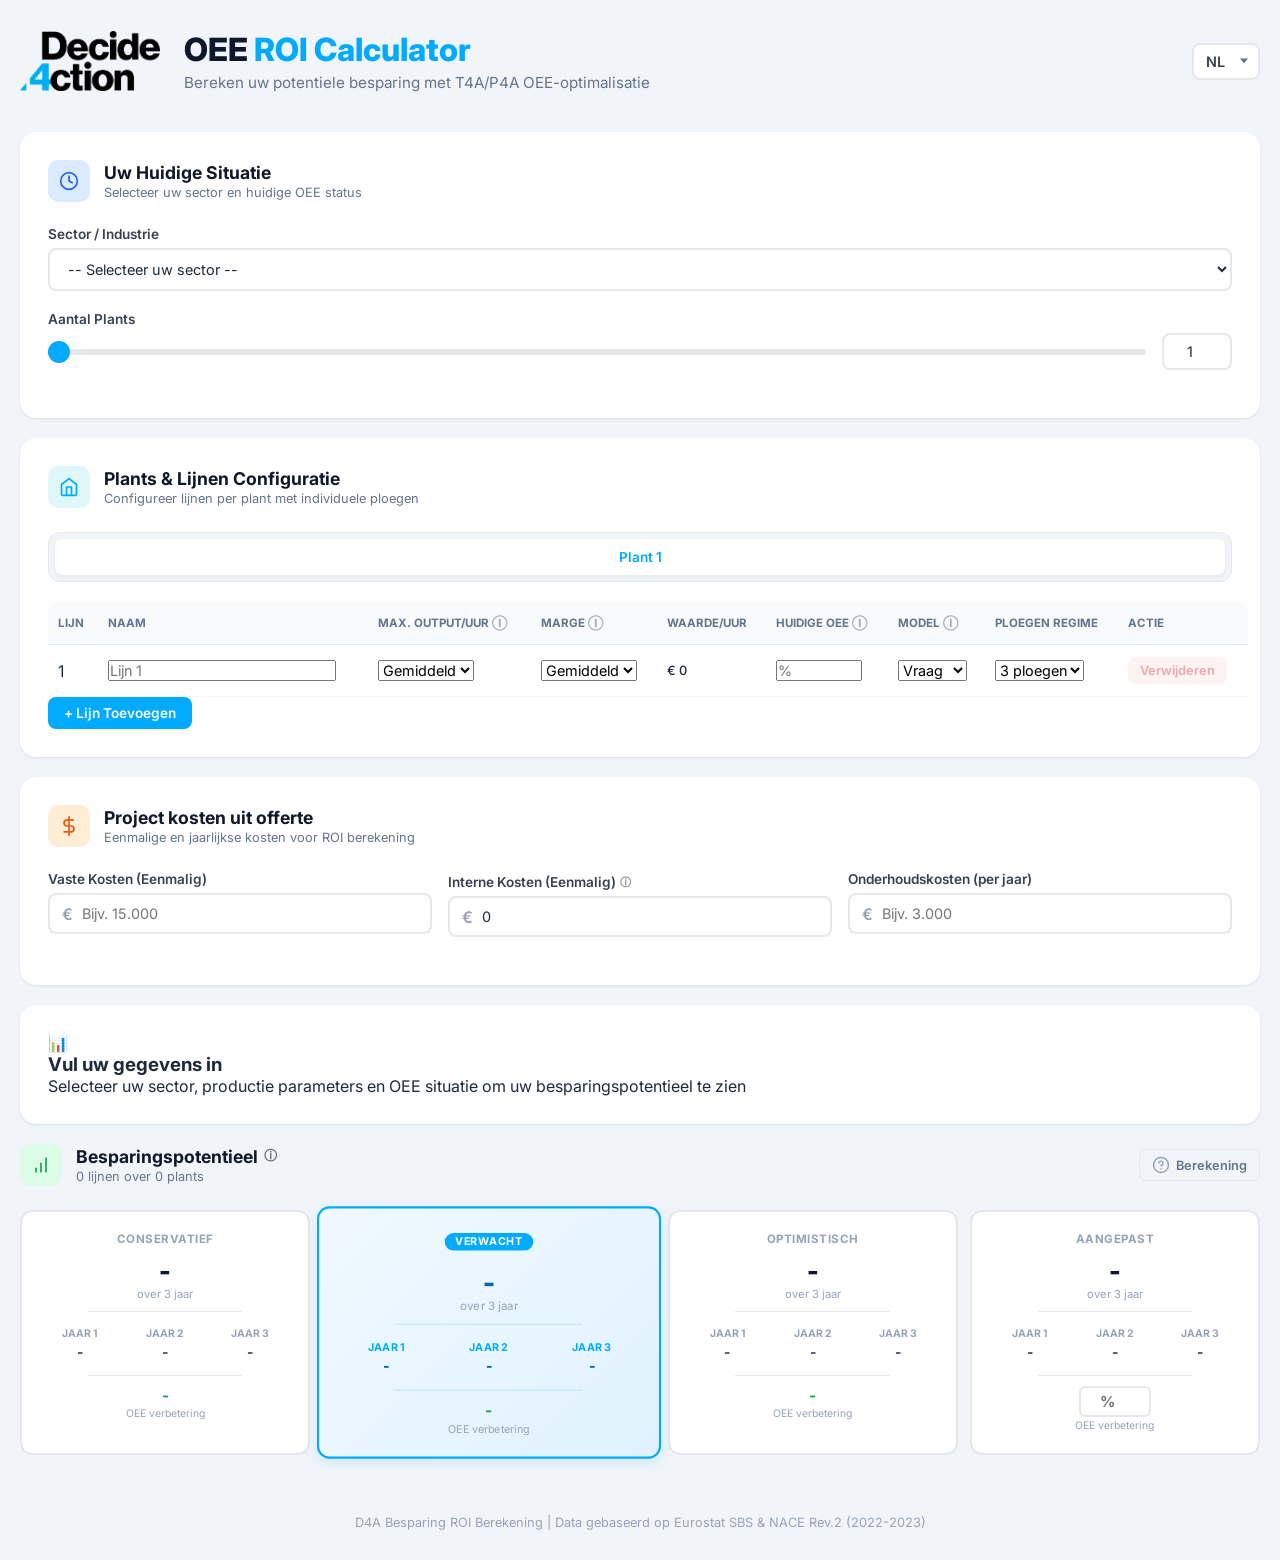
<file: index copy.html>
<!DOCTYPE html>
<html lang="nl">
<head>
    <meta charset="UTF-8">
    <meta name="viewport" content="width=device-width, initial-scale=1.0">
    <title>OEE ROI Calculator - D4A Besparing Berekening</title>
    <link rel="preconnect" href="https://fonts.googleapis.com">
    <link rel="preconnect" href="https://fonts.gstatic.com" crossorigin>
    <link href="https://fonts.googleapis.com/css2?family=Inter:wght@400;500;600;700;800&display=swap" rel="stylesheet">
    <link rel="stylesheet" href="style.css">
</head>
<body>
    <div class="container">
        <header class="header">
            <div class="header-left">
                <img src="logo.png" alt="Decide4Action" class="logo">
                <div class="header-title">
                    <h1>OEE <span>ROI Calculator</span></h1>
                    <p class="subtitle" data-i18n="subtitle">Bereken uw potentiele besparing met T4A/P4A OEE-optimalisatie</p>
                </div>
            </div>
            <div class="header-right">
                <div class="lang-switcher">
                    <select id="langSelect" onchange="setLanguage(this.value)">
                        <option value="nl">NL</option>
                        <option value="en">EN</option>
                    </select>
                </div>
                <button class="btn btn-export" onclick="exportPDF()" id="exportBtn" style="display: none;">
                    <svg width="18" height="18" viewBox="0 0 24 24" fill="none" stroke="currentColor" stroke-width="2" stroke-linecap="round" stroke-linejoin="round"><path d="M21 15v4a2 2 0 0 1-2 2H5a2 2 0 0 1-2-2v-4"/><polyline points="7 10 12 15 17 10"/><line x1="12" y1="15" x2="12" y2="3"/></svg>
                    <span data-i18n="exportPdf">Export PDF</span>
                </button>
            </div>
        </header>

        <div class="main-layout">
            <!-- Input Column -->
            <div class="input-column">
                <div class="card">
                    <div class="card-header">
                        <div class="card-icon blue">
                            <svg width="20" height="20" viewBox="0 0 24 24" fill="none" stroke="currentColor" stroke-width="2" stroke-linecap="round" stroke-linejoin="round"><circle cx="12" cy="12" r="10"/><path d="M12 6v6l4 2"/></svg>
                        </div>
                        <div>
                            <h2 data-i18n="cardCurrentTitle">Uw Huidige Situatie</h2>
                            <p class="card-subtitle" data-i18n="cardCurrentSubtitle">Selecteer uw sector en huidige OEE status</p>
                        </div>
                    </div>

                    <div class="form-group">
                        <label for="sector" data-i18n="sectorLabel">Sector / Industrie</label>
                        <div class="select-wrapper" id="sectorWrapper">
                            <input type="text" class="select-search" id="sectorSearch" data-i18n-placeholder="sectorSearchPlaceholder" placeholder="Zoek sector...">
                            <select id="sector" onchange="onSectorChange()">
                                <option value="" data-i18n="sectorDefault">-- Selecteer uw sector --</option>
                                <option value="farmaceutische">Farmaceutische</option>
                                <option value="food">Food</option>
                                <option value="bottlers">Bottlers</option>
                                <option value="textiel">Textiel</option>
                                <option value="hout">Hout</option>
                                <option value="papier">Papier</option>
                                <option value="chemie">Chemie</option>
                                <option value="kunststof">Kunststof</option>
                                <option value="metaal">Metaal</option>
                                <option value="machinebouw">Machinebouw</option>
                                <option value="autoentransport">Auto & Transport</option>
                                <option value="electronica">Electronica</option>
                                <option value="olieenrafinaderij" data-i18n="sectorOil">Olie & Raffinaderij</option>
                            </select>
                            <div class="select-dropdown" id="sectorDropdown"></div>
                        </div>
                    </div>

                    <div class="form-group">
                        <label for="numPlants" data-i18n="numPlantsLabel">Aantal Plants</label>
                        <div class="slider-input">
                            <input type="range" id="numPlantsSlider" min="1" max="10" value="1" oninput="syncPlantSlider(this.value)">
                            <input type="number" id="numPlants" min="1" max="10" value="1" onchange="updatePlantTabs()" oninput="updatePlantTabs()">
                        </div>
                    </div>
                </div>

                <!-- Plants & Lines Configuration Card -->
                <div class="card" id="plantsCard">
                    <div class="card-header">
                        <div class="card-icon cyan">
                            <svg width="20" height="20" viewBox="0 0 24 24" fill="none" stroke="currentColor" stroke-width="2" stroke-linecap="round" stroke-linejoin="round"><path d="M3 9l9-7 9 7v11a2 2 0 0 1-2 2H5a2 2 0 0 1-2-2z"/><polyline points="9 22 9 12 15 12 15 22"/></svg>
                        </div>
                        <div>
                            <h2 data-i18n="cardPlantsTitle">Plants & Lijnen Configuratie</h2>
                            <p class="card-subtitle" data-i18n="cardPlantsSubtitle">Configureer lijnen per plant met individuele ploegen</p>
                        </div>
                    </div>

                    <div class="plant-tabs" id="plantTabs"></div>
                    <div id="plantContents"></div>

                </div>

                <div class="card">
                    <div class="card-header">
                        <div class="card-icon orange">
                            <svg width="20" height="20" viewBox="0 0 24 24" fill="none" stroke="currentColor" stroke-width="2" stroke-linecap="round" stroke-linejoin="round"><line x1="12" y1="1" x2="12" y2="23"/><path d="M17 5H9.5a3.5 3.5 0 0 0 0 7h5a3.5 3.5 0 0 1 0 7H6"/></svg>
                        </div>
                        <div>
                            <h2 data-i18n="cardCostsTitle">Project kosten uit offerte</h2>
                            <p class="card-subtitle" data-i18n="cardCostsSubtitle">Eenmalige en jaarlijkse kosten voor ROI berekening</p>
                        </div>
                    </div>

                    <div class="form-row form-row-3">
                        <div class="form-group">
                            <label for="fixedFee" data-i18n="fixedFeeLabel">Vaste Kosten (Eenmalig)</label>
                            <div class="currency-input">
                                <input type="number" id="fixedFee" min="0" onchange="calculate()" oninput="calculate()" data-i18n-placeholder="fixedFeePlaceholder" placeholder="Bijv. 15.000">
                            </div>
                        </div>
                        <div class="form-group">
                            <label for="internalCost" class="th-tooltip"><span data-i18n="internalCostLabel">Interne Kosten (Eenmalig)</span> <span style="font-size:0.7rem; opacity:0.6;">&#9432;</span><div class="tooltip-text"><span class="tooltip-title" data-i18n="internalCostTooltipTitle">Interne kosten zijn:</span> <span data-i18n="internalCostTooltipBody">implementatie-uren, trainingsuren, IT hardware, IT software.</span></div></label>
                            <div class="currency-input">
                                <input type="number" id="internalCost" min="0" value="0" onchange="calculate()" oninput="calculate()" data-i18n-placeholder="internalCostPlaceholder" placeholder="Bijv. 5.000">
                            </div>
                        </div>
                        <div class="form-group">
                            <label for="variableCost" data-i18n="variableCostLabel">Onderhoudskosten (per jaar)</label>
                            <div class="currency-input">
                                <input type="number" id="variableCost" min="0" onchange="calculate()" oninput="calculate()" data-i18n-placeholder="variableCostPlaceholder" placeholder="Bijv. 3.000">
                            </div>
                        </div>
                    </div>
                </div>
            </div>

            <!-- Results Column -->
            <div class="results-column">
                <!-- Placeholder when no data -->
                <div class="card" id="placeholderCard">
                    <div class="results-placeholder">
                        <div class="results-placeholder-icon">&#x1F4CA;</div>
                        <h3 data-i18n="placeholderTitle">Vul uw gegevens in</h3>
                        <p data-i18n="placeholderText">Selecteer uw sector, productie parameters en OEE situatie om uw besparingspotentieel te zien</p>
                    </div>
                </div>

                <!-- Scenario Results Card -->
<div class="card-header">
    <div class="card-icon green">
        <svg width="20" height="20" viewBox="0 0 24 24" fill="none" stroke="currentColor" stroke-width="2" stroke-linecap="round" stroke-linejoin="round"><path d="M12 20V10"/><path d="M18 20V4"/><path d="M6 20v-4"/></svg>
    </div>
    <div style="flex:1;">
        <h2 class="th-tooltip" style="border-bottom: none; cursor: help; display: inline-flex; align-items: center;">
            <span data-i18n="cardSavingsTitle">Besparingspotentieel</span>
            <span style="font-size:0.8rem; opacity:0.6; margin-left:6px;">&#9432;</span>
            <div class="tooltip-text" style="width:360px; white-space: normal; font-weight: 400;">
                <span class="tooltip-title" data-i18n="cardSavingsTitle">Besparingspotentieel</span>
                <span data-i18n="savingPotentialTooltip"></span>
            </div>
        </h2>
        <p class="card-subtitle" id="savingsSubtitle">
            <span id="totalLinesDisplay">0</span> <span data-i18n="linesAcross">lijnen over</span> <span id="totalPlantsDisplay">0</span> plants
        </p>
    </div>
    <button class="btn-calc-info" onclick="openCalcModal()" title="Hoe berekenen wij dit?">
        <svg width="18" height="18" viewBox="0 0 24 24" fill="none" stroke="currentColor" stroke-width="2" stroke-linecap="round" stroke-linejoin="round"><circle cx="12" cy="12" r="10"/><path d="M9.09 9a3 3 0 0 1 5.83 1c0 2-3 3-3 3"/><line x1="12" y1="17" x2="12.01" y2="17"/></svg>
        <span data-i18n="calcInfoBtn">Berekening</span>
    </button>
</div>

                    <div class="scenario-grid">
    <div class="scenario-card" data-scenario="conservative" onclick="selectScenario('conservative')">
        <div class="scenario-label" data-i18n="conservative">Conservatief</div>
        <div class="scenario-three-year" id="conservativeThreeYear">-</div>
        <div class="scenario-three-year-label" data-i18n="overThreeYears">over 3 jaar</div>
        
        <div class="scenario-divider"></div>

        <div class="scenario-years-grid">
            <div class="year-col">
                <span class="year-label">Jaar 1</span>
                <span class="year-value" id="conservativeYear1">-</span>
            </div>
            <div class="year-col">
                <span class="year-label">Jaar 2</span>
                <span class="year-value" id="conservativeYear2">-</span>
            </div>
            <div class="year-col">
                <span class="year-label">Jaar 3</span>
                <span class="year-value" id="conservativeYear3">-</span>
            </div>
        </div>

        <div class="scenario-divider"></div>
        <div class="scenario-oee" id="conservativeOEE">-</div>
        <div class="scenario-oee-label" data-i18n="oeeImprovement">OEE verbetering</div>
    </div>

    <div class="scenario-card selected" data-scenario="expected" onclick="selectScenario('expected')">
        <div class="scenario-badge" data-i18n="expected">Verwacht</div>
        <div class="scenario-three-year" id="expectedThreeYear">-</div>
        <div class="scenario-three-year-label" data-i18n="overThreeYears">over 3 jaar</div>
        
        <div class="scenario-divider"></div>

        <div class="scenario-years-grid">
            <div class="year-col">
                <span class="year-label">Jaar 1</span>
                <span class="year-value" id="expectedYear1">-</span>
            </div>
            <div class="year-col">
                <span class="year-label">Jaar 2</span>
                <span class="year-value" id="expectedYear2">-</span>
            </div>
            <div class="year-col">
                <span class="year-label">Jaar 3</span>
                <span class="year-value" id="expectedYear3">-</span>
            </div>
        </div>

        <div class="scenario-divider"></div>
        <div class="scenario-oee" id="expectedOEE">-</div>
        <div class="scenario-oee-label" data-i18n="oeeImprovement">OEE verbetering</div>
    </div>

    <div class="scenario-card" data-scenario="optimistic" onclick="selectScenario('optimistic')">
        <div class="scenario-label" data-i18n="optimistic">Optimistisch</div>
        <div class="scenario-three-year" id="optimisticThreeYear">-</div>
        <div class="scenario-three-year-label" data-i18n="overThreeYears">over 3 jaar</div>
        
        <div class="scenario-divider"></div>

        <div class="scenario-years-grid">
            <div class="year-col">
                <span class="year-label">Jaar 1</span>
                <span class="year-value" id="optimisticYear1">-</span>
            </div>
            <div class="year-col">
                <span class="year-label">Jaar 2</span>
                <span class="year-value" id="optimisticYear2">-</span>
            </div>
            <div class="year-col">
                <span class="year-label">Jaar 3</span>
                <span class="year-value" id="optimisticYear3">-</span>
            </div>
        </div>

        <div class="scenario-divider"></div>
        <div class="scenario-oee" id="optimisticOEE">-</div>
        <div class="scenario-oee-label" data-i18n="oeeImprovement">OEE verbetering</div>
    </div>

    <div class="scenario-card" data-scenario="aangepast" onclick="selectScenario('aangepast')">
        <div class="scenario-label" data-i18n="custom">Aangepast</div>
        <div class="scenario-three-year" id="customThreeYear">-</div>
        <div class="scenario-three-year-label" data-i18n="overThreeYears">over 3 jaar</div>
        
        <div class="scenario-divider"></div>

        <div class="scenario-years-grid">
            <div class="year-col">
                <span class="year-label">Jaar 1</span>
                <span class="year-value" id="customYear1">-</span>
            </div>
            <div class="year-col">
                <span class="year-label">Jaar 2</span>
                <span class="year-value" id="customYear2">-</span>
            </div>
            <div class="year-col">
                <span class="year-label">Jaar 3</span>
                <span class="year-value" id="customYear3">-</span>
            </div>
        </div>

        <div class="scenario-divider"></div>
        <div class="custom-oee-input-wrapper">
            <input type="number" id="customOEEInput" class="custom-oee-input" min="0" max="100" step="0.1" placeholder="%" oninput="calculate()">
        </div>
        <div class="scenario-oee-label" data-i18n="oeeImprovement">OEE verbetering</div>
    </div>
</div>

                <!-- Calculation Breakdown Card -->
                <div class="card" id="calcBreakdownCard" style="display: none;">
                    <div class="card-header">
                        <div class="card-icon blue">
                            <svg width="20" height="20" viewBox="0 0 24 24" fill="none" stroke="currentColor" stroke-width="2" stroke-linecap="round" stroke-linejoin="round"><rect x="4" y="2" width="16" height="20" rx="2" ry="2"/><line x1="8" y1="6" x2="16" y2="6"/><line x1="8" y1="10" x2="16" y2="10"/><line x1="8" y1="14" x2="12" y2="14"/></svg>
                        </div>
                        <div>
                            <h2 data-i18n="calcBreakdownTitle">Berekeningsoverzicht</h2>
                        </div>
                    </div>
                    <div id="calcBreakdownContent"></div>
                </div>

                <!-- Sector & Production Details Card -->

        

                

                <!-- Break-even Card -->
                <div class="card" id="breakEvenCard" style="display: none;">
                    <div class="break-even-header">
                        <div>
                            <div class="card-header" style="margin-bottom: 0;">
                                <div class="card-icon green">
                                    <svg width="20" height="20" viewBox="0 0 24 24" fill="none" stroke="currentColor" stroke-width="2" stroke-linecap="round" stroke-linejoin="round"><polyline points="22 12 18 12 15 21 9 3 6 12 2 12"/></svg>
                                </div>
                                <div>
                                    <h2 data-i18n="cardBreakEvenTitle">Break-even Analyse</h2>
                                </div>
                            </div>
                        </div>
                        <div class="break-even-result-badge" id="breakEvenBadge">
                            <span class="icon">&#x2713;</span>
                            <span class="text">Break-even: <span class="value" id="breakEvenYear">-</span></span>
                        </div>
                    </div>

                    <div class="graph-container">
                        <canvas id="breakEvenCanvas"></canvas>
                    </div>

                    <div class="legend">
                        <div class="legend-item">
                            <div class="legend-color benefit"></div>
                            <span data-i18n="cumulativeBenefit">Cumulatief Voordeel</span>
                        </div>
                        <div class="legend-item">
                            <div class="legend-color cost"></div>
                            <span data-i18n="cumulativeCosts">Cumulatieve Kosten</span>
                        </div>
                    </div>
                    <div class="break-even-note">Gebaseerd op het verwachte scenario</div>
                </div>
            </div>
        </div>

        <footer>
            <p data-i18n="footer">D4A Besparing ROI Berekening | Data gebaseerd op Eurostat SBS & NACE Rev.2 (2022-2023)</p>
        </footer>
    </div>

    <!-- Calculation Explanation Modal -->
    <div class="calc-modal-overlay" id="calcModal" onclick="closeCalcModal(event)">
        <div class="calc-modal">
            <div class="calc-modal-header">
                <h2 data-i18n="calcModalTitle">Hoe berekenen wij het besparingspotentieel?</h2>
                <button class="calc-modal-close" onclick="closeCalcModal()">&times;</button>
            </div>
            <div class="calc-modal-body">
                <div class="calc-section">
                    <h3 data-i18n="calcStep1Title">1. Toegevoegde waarde per uur</h3>
                    <div class="calc-formula" data-i18n="calcStep1Formula">Waarde per uur = Output per uur &times; Marge per eenheid</div>
                    <p class="calc-desc" data-i18n="calcStep1Desc">De output en marge komen uit uw sector benchmarks of uw eigen ingevoerde waarden.</p>
                </div>
                <div class="calc-section">
                    <h3 data-i18n="calcStep2Title">2. Jaarlijkse besparing (per lijn)</h3>
                    <div class="calc-formula" data-i18n="calcStep2Formula">Jaarlijks = Waarde/uur &times; Huidige OEE &times; OEE verbetering &times; Werkuren &times; Kostenfactor</div>
                    <p class="calc-desc" data-i18n="calcStep2Desc">Elk gewonnen uur wordt gewaardeerd tegen de huidige OEE &times; toegevoegde waarde per uur, omdat de lijn op het huidige OEE-niveau produceert. De werkuren worden bepaald door het ploegregime (2.000 tot 8.760 uur/jaar).</p>
                </div>
                <div class="calc-section">
                    <h3 data-i18n="calcStep3Title">3. Berekeningsmodel</h3>
                    <p class="calc-desc" data-i18n="calcStep3Desc"><strong>Vraagmodel:</strong> Onbeperkte vraag &mdash; extra OEE genereert extra omzet (factor = 1).<br><strong>Kostenmodel:</strong> Vast volume &mdash; OEE verbetering verlaagt kosten. Kostenfactor: conservatief 20%, verwacht 30%, optimistisch 40%.</p>
                </div>
                <div class="calc-section">
                    <h3 data-i18n="calcStep4Title">4. Besparing over 3 jaar</h3>
                    <p class="calc-desc" data-i18n="calcStep4Desc">De OEE verbetering wordt geleidelijk opgebouwd over 3 jaar:</p>
                    <div class="calc-ramp">
                        <div class="calc-ramp-row"><span class="calc-ramp-label" data-i18n="calcYear1">Jaar 1</span><div class="calc-ramp-bar" style="width:33%">1/3</div></div>
                        <div class="calc-ramp-row"><span class="calc-ramp-label" data-i18n="calcYear2">Jaar 2</span><div class="calc-ramp-bar" style="width:67%">2/3</div></div>
                        <div class="calc-ramp-row"><span class="calc-ramp-label" data-i18n="calcYear3">Jaar 3</span><div class="calc-ramp-bar" style="width:100%">3/3</div></div>
                    </div>
                    
                    <p class="calc-desc" style="margin-top: 15px; border-left: 3px solid #00AAFF; padding-left: 12px;">
                        <strong data-i18n="rampUpTitle">Geleidelijke Besparingsopbouw (Ramp-up)</strong><br>
                        <span data-i18n="rampUpDesc">De ROI houdt rekening met een realistisch adoptieproces. We bouwen de resultaten stapsgewijs op (Jaar 1: 33%, Jaar 2: 67%, Jaar 3: 100%) om rekening te houden met de tijd die nodig is voor training, procesoptimalisatie en gedragsverandering binnen uw team.</span>
                    </p>
                    <div class="calc-formula" data-i18n="calcStep4Formula" style="margin-top: 15px;">Totaal 3 jaar = Jaarlijks &times; (1/3 + 2/3 + 1) = Jaarlijks &times; 2</div>
                </div>
                <div class="calc-section">
                    <h3 data-i18n="calcStep5Title">5. Scenario's</h3>
                    <p class="calc-desc" data-i18n="calcStep5Desc">Elk scenario (conservatief, verwacht, optimistisch) gebruikt een andere OEE verbetering percentage, gebaseerd op sectordata en historische resultaten.</p>
                </div>
            </div>
        </div>
    </div>

    <script src="script.js"></script>
</body>
</html>
</file>
<file: style.css>
* {
    margin: 0;
    padding: 0;
    box-sizing: border-box;
}

body {
    font-family: 'Inter', -apple-system, BlinkMacSystemFont, 'Segoe UI', Roboto, sans-serif;
    background: #f1f5f9;
    min-height: 100vh;
    padding: 30px 20px;
    color: #1e293b;
}

input, select, button, textarea {
    font-family: 'Inter', sans-serif;
    font-size: 0.9rem;
}

.container {
    max-width: 1400px;
    margin: 0 auto;
}

/* Header */
.header {
    display: flex;
    align-items: center;
    justify-content: space-between;
    margin-bottom: 40px;
}

.header-left {
    display: flex;
    align-items: center;
    gap: 24px;
}

.logo {
    height: 60px;
    width: auto;
}

.header-title {
    text-align: left;
}

.header h1 {
    font-size: 2rem;
    font-weight: 800;
    color: #0f172a;
    margin-bottom: 4px;
}

.header h1 span {
    color: #00AAFF;
}

.subtitle {
    color: #64748b;
    font-size: 0.95rem;
}

/* Header Right Controls */
.header-right {
    display: flex;
    align-items: center;
    gap: 12px;
}

/* Language Switcher */
.lang-switcher {
    position: relative;
    display: inline-flex;
    align-items: center;
}

.lang-switcher select {
    appearance: none;
    -webkit-appearance: none;
    background: #fff;
    border: 2px solid #e5e7eb;
    border-radius: 8px;
    padding: 8px 32px 8px 12px;
    font-weight: 600;
    color: #374151;
    cursor: pointer;
    transition: border-color 0.2s;
}

.lang-switcher select:hover {
    border-color: #00AAFF;
}

.lang-switcher select:focus {
    outline: none;
    border-color: #00AAFF;
}

.lang-switcher::after {
    content: '';
    position: absolute;
    right: 12px;
    top: 50%;
    transform: translateY(-50%);
    width: 0;
    height: 0;
    border-left: 4px solid transparent;
    border-right: 4px solid transparent;
    border-top: 5px solid #64748b;
    pointer-events: none;
}

/* Buttons */
.btn {
    display: inline-flex;
    align-items: center;
    gap: 8px;
    padding: 10px 20px;
    border-radius: 8px;
    font-weight: 600;
    font-size: 0.9rem;
    cursor: pointer;
    border: none;
    transition: all 0.2s;
    font-family: inherit;
}

.btn-export {
    background: #0f172a;
    color: #fff;
}

.btn-export:hover {
    background: #1e293b;
}

.btn-primary {
    background: #00AAFF;
    color: #fff;
    padding: 8px 16px;
    font-size: 0.85rem;
}

.btn-primary:hover {
    background: #0090dd;
}

.btn-remove {
    background: #fee2e2;
    color: #dc2626;
    padding: 6px 12px;
    font-size: 0.8rem;
}

.btn-remove:hover {
    background: #fecaca;
}

.btn-remove:disabled {
    opacity: 0.4;
    cursor: not-allowed;
}

/* Main Layout */
.main-layout {
    display: flex;
    flex-direction: column;
    gap: 0;
}

/* Cards */
.card {
    background: #ffffff;
    border-radius: 16px;
    padding: 28px;
    box-shadow: 0 1px 3px rgba(0,0,0,0.06), 0 1px 2px rgba(0,0,0,0.04);
    margin-bottom: 20px;
}

.card-header {
    display: flex;
    align-items: center;
    gap: 14px;
    margin-bottom: 24px;
    overflow: visible !important;
}

.card-icon {
    width: 42px;
    height: 42px;
    border-radius: 10px;
    display: flex;
    align-items: center;
    justify-content: center;
    flex-shrink: 0;
}

.card-icon.blue { background: #dbeafe; color: #2563eb; }
.card-icon.cyan { background: #e0f7fa; color: #00AAFF; }
.card-icon.green { background: #dcfce7; color: #16a34a; }
.card-icon.orange { background: #ffedd5; color: #ea580c; }

.card-header h2 {
    font-size: 1.1rem;
    font-weight: 700;
    color: #0f172a;
}

.card-subtitle {
    font-size: 0.8rem;
    color: #64748b;
    margin-top: 2px;
}

/* Form Elements */
.form-group {
    margin-bottom: 20px;
}

.form-group label {
    display: block;
    font-size: 0.85rem;
    font-weight: 600;
    color: #374151;
    margin-bottom: 6px;
}

/* Label Tooltip Fix for "Interne Kosten" */
.form-group label.th-tooltip {
    display: inline-flex;
    align-items: center;
    gap: 4px;
    position: relative;
    cursor: help;
    width: fit-content;
}

.form-group label.th-tooltip .tooltip-text {
    bottom: 125%; 
    left: 0;
    transform: none;
}

.form-group label.th-tooltip .tooltip-text::after {
    left: 20px;
}

.form-group input[type="text"],
.form-group input[type="number"],
.form-group select {
    width: 100%;
    padding: 10px 14px;
    border: 2px solid #e5e7eb;
    border-radius: 8px;
    color: #1e293b;
    background: #fff;
    transition: border-color 0.2s;
}

.form-group input:focus,
.form-group select:focus {
    outline: none;
    border-color: #00AAFF;
}

.form-row {
    display: grid;
    grid-template-columns: 1fr 1fr;
    gap: 16px;
}

.form-row-3 {
    grid-template-columns: 1fr 1fr 1fr;
}

.currency-input {
    position: relative;
}

.currency-input::before {
    content: '\20AC';
    position: absolute;
    left: 14px;
    top: 50%;
    transform: translateY(-50%);
    color: #94a3b8;
    font-weight: 600;
}

.currency-input input {
    padding-left: 32px !important;
}

/* Percentage Input wrapper for OEE Column */
.percentage-input-wrapper {
    position: relative;
    display: inline-block;
    width: 100%;
}

.percentage-input-wrapper .pct-symbol {
    position: absolute;
    right: 12px;
    top: 50%;
    transform: translateY(-50%);
    color: #94a3b8;
    font-weight: 600;
    font-size: 0.85rem;
    pointer-events: none;
}

.percentage-input-wrapper input {
    padding-right: 28px !important;
    text-align: center;
}

/* Slider Input */
.slider-input {
    display: flex;
    align-items: center;
    gap: 16px;
}

.slider-input input[type="range"] {
    flex: 1;
    height: 6px;
    -webkit-appearance: none;
    appearance: none;
    background: #e5e7eb;
    border-radius: 3px;
    outline: none;
}

.slider-input input[type="range"]::-webkit-slider-thumb {
    -webkit-appearance: none;
    appearance: none;
    width: 22px;
    height: 22px;
    border-radius: 50%;
    background: #00AAFF;
    cursor: pointer;
}

.slider-input input[type="number"] {
    width: 70px;
    text-align: center;
    padding: 8px;
    border: 2px solid #e5e7eb;
    border-radius: 8px;
}

/* Searchable Select */
.select-wrapper {
    position: relative;
}

.select-wrapper .select-search {
    position: absolute;
    top: 0;
    left: 0;
    width: 100%;
    padding: 10px 14px;
    border: 2px solid #00AAFF;
    border-radius: 8px;
    background: #fff;
    z-index: 3;
    display: none;
}

.select-wrapper.searching .select-search {
    display: block;
}

.select-wrapper .select-dropdown {
    display: none;
    position: absolute;
    top: 100%;
    left: 0;
    right: 0;
    background: #fff;
    border: 2px solid #e5e7eb;
    border-radius: 8px;
    max-height: 200px;
    overflow-y: auto;
    z-index: 10;
    margin-top: 4px;
    box-shadow: 0 4px 12px rgba(0,0,0,0.1);
}

.select-wrapper.open .select-dropdown {
    display: block;
}

.select-option {
    padding: 10px 14px;
    cursor: pointer;
    transition: background 0.15s;
}

.select-option:hover {
    background: #f0f9ff;
}

.select-option.hidden {
    display: none;
}

/* Plant Tabs */
.plant-tabs {
    display: flex;
    gap: 4px;
    margin-bottom: 20px;
    background: #f1f5f9; 
    border-radius: 12px; 
    padding: 6px; 
    border: 1px solid #e2e8f0;
}

.plant-tab {
    flex: 1;
    text-align: center;
    padding: 10px 12px;
    border-radius: 8px; 
    font-size: 0.85rem;
    font-weight: 600;
    cursor: pointer;
    color: #64748b;
    transition: all 0.2s ease;
}

.plant-tab.active {
    background: #ffffff;
    color: #00AAFF;
    box-shadow: 0 2px 4px rgba(0,0,0,0.05);
}

.plant-content {
    display: none !important; 
}

.plant-content.active {
    display: block !important; 
}

/* Rounded Table Container & Configuration Table */
.table-container-rounded {
    border: 1px solid #e2e8f0;
    border-radius: 12px;
    overflow: visible !important; 
    background: #ffffff;
    margin-top: 10px;
}

.lines-table {
    width: 100%;
    border-collapse: separate;
    border-spacing: 0;
    table-layout: auto; 
    min-width: 1200px; 
}

.lines-table th {
    background: #f8fafc;
    padding: 14px 10px;
    font-size: 0.72rem;
    font-weight: 700;
    text-transform: uppercase;
    color: #64748b;
    border-bottom: 1px solid #e2e8f0;
    text-align: left;
    position: relative;
}

.lines-table td {
    padding: 12px 10px;
    border-bottom: 1px solid #f1f5f9;
    vertical-align: middle;
}

.lines-table th:first-child { border-top-left-radius: 12px; }
.lines-table th:last-child { border-top-right-radius: 12px; }

/* Line Input/Select styling */
.line-input, .line-select {
    width: 100%;
    height: 36px;
    padding: 4px 10px;
    border: 1px solid #cbd5e1;
    border-radius: 6px;
    font-family: 'Inter', sans-serif;
    font-size: 0.8rem; /* Changed from 0.9rem to 0.8rem for a smaller look */
    color: #1e293b;
    background-color: #fff;
    transition: border-color 0.2s;
}

.line-input:focus, .line-select:focus {
    outline: none;
    border-color: #00AAFF;
}

.oee-center { text-align: center; }

/* TOOLTIP STYLING */
.th-tooltip {
    position: relative; 
    cursor: help;
}

.info-icon {
    font-size: 0.8rem;
    color: #94a3b8;
    margin-left: 4px;
    font-weight: normal;
    pointer-events: none;
}

.th-tooltip .tooltip-text {
    visibility: hidden;
    opacity: 0;
    position: absolute;
    z-index: 100000 !important;
    background-color: #0f172a; 
    color: #ffffff;
    text-align: left;
    border-radius: 8px;
    padding: 16px 20px; 
    
    width: max-content; 
    min-width: 200px;
    max-width: 380px;
    
    font-family: 'Inter', sans-serif;
    font-size: 0.75rem; 
    font-weight: 400;
    line-height: 1.6;
    text-transform: none; 
    white-space: normal;
    
    box-shadow: 0 10px 25px -5px rgba(0, 0, 0, 0.3);
    border: 1px solid rgba(255, 255, 255, 0.1);
    
    bottom: 130%; 
    left: 50%;
    transform: translateX(-50%);
    transition: opacity 0.2s ease, visibility 0.2s;
    pointer-events: none;
}

.th-tooltip .tooltip-text::after {
    content: "";
    position: absolute;
    top: 100%;
    left: 50%;
    margin-left: -5px;
    border-width: 5px;
    border-style: solid;
    border-color: #0f172a transparent transparent transparent;
}

.th-tooltip:hover .tooltip-text {
    visibility: visible;
    opacity: 1;
}

/* Calculation Breakdown */
.calc-breakdown-formula {
    background: #f0f9ff;
    border: 1px solid #bae6fd;
    border-radius: 8px;
    padding: 10px 14px;
    font-size: 0.82rem;
    font-weight: 600;
    color: #0369a1;
    margin-bottom: 16px;
}

.calc-breakdown-table {
    width: 100%;
    border-collapse: collapse;
}

.calc-breakdown-table th {
    text-align: left;
    padding: 8px 10px;
    font-size: 0.72rem;
    font-weight: 600;
    text-transform: uppercase;
    letter-spacing: 0.5px;
    color: #64748b;
    border-bottom: 2px solid #e5e7eb;
}

.calc-breakdown-table td {
    padding: 8px 10px;
    font-size: 0.82rem;
    border-bottom: 1px solid #f1f5f9;
}

.calc-breakdown-table .annual-value {
    font-weight: 700;
    color: #0891b2;
    text-align: right;
}

.calc-breakdown-table th:last-child {
    text-align: right;
}

.calc-breakdown-total td {
    padding: 12px 10px;
    font-weight: 700;
    font-size: 0.92rem;
    border-top: 2px solid #e5e7eb;
    border-bottom: none;
    background: linear-gradient(135deg, #f0f9ff 0%, #e0f2fe 100%);
}

.calc-breakdown-total td.annual-value {
    color: #0284c7;
    font-size: 1rem;
}

/* Scenario Grid */
.scenario-grid {
    display: grid;
    grid-template-columns: 1fr 1.15fr 1fr 1fr;
    gap: 12px;
    margin-bottom: 20px;
}

.scenario-card {
    padding: 20px 14px;
    border-radius: 12px;
    text-align: center;
    border: 2px solid #e5e7eb;
    background: #fff;
    transition: all 0.3s;
    cursor: pointer;
}

.scenario-card:hover {
    border-color: #93c5fd;
    background: #f8fafc;
}

.scenario-card.selected {
    border-color: #00AAFF;
    background: linear-gradient(135deg, #f0f9ff 0%, #e0f2fe 100%);
    transform: scale(1.03);
    box-shadow: 0 4px 12px rgba(0,170,255,0.15);
}

.scenario-label {
    font-size: 0.72rem;
    font-weight: 700;
    text-transform: uppercase;
    letter-spacing: 0.5px;
    color: #94a3b8;
    margin-bottom: 10px;
}

.scenario-card.selected .scenario-label {
    color: #00AAFF;
}

.scenario-badge {
    display: inline-block;
    padding: 2px 10px;
    background: #00AAFF;
    color: #fff;
    font-size: 0.65rem;
    font-weight: 700;
    text-transform: uppercase;
    letter-spacing: 0.5px;
    border-radius: 50px;
    margin-bottom: 8px;
}

.scenario-annual-label {
    font-size: 0.72rem;
    color: #94a3b8;
    margin-bottom: 12px;
}

.scenario-divider {
    height: 1px;
    background: #e5e7eb;
    margin: 10px auto;
    width: 60%;
}

.scenario-card.selected .scenario-divider {
    background: #bae6fd;
}

.scenario-three-year {
    font-size: 1.6rem;
    font-weight: 800;
    color: #0f172a;
    margin-top: 8px;
    line-height: 1.2;
}

.scenario-card.selected .scenario-three-year {
    color: #0369a1;
}

.scenario-three-year-label {
    font-size: 0.7rem;
    color: #94a3b8;
    margin-bottom: 10px;
}

.scenario-oee {
    font-size: 0.95rem;
    font-weight: 700;
    color: #16a34a;
}

.scenario-oee-label {
    font-size: 0.65rem;
    color: #94a3b8;
    margin-top: 2px;
}

.scenario-years-grid {
    display: grid;
    grid-template-columns: 1fr 1fr 1fr;
    gap: 8px;
    margin: 15px 0;
    padding: 0 5px;
}

.year-col {
    display: flex;
    flex-direction: column;
    align-items: center;
    justify-content: center;
}

.year-label {
    font-size: 0.65rem;
    text-transform: uppercase;
    font-weight: 700;
    color: #94a3b8;
    margin-bottom: 4px;
}

.year-value {
    font-size: 0.85rem; 
    font-weight: 800;
    color: #475569;
    white-space: nowrap;
}

.scenario-card.selected .year-value { color: #0369a1; }
.scenario-card.selected .year-label { color: #00AAFF; }

/* Custom Scenario Input */
.custom-oee-input-wrapper {
    display: flex;
    justify-content: center;
    align-items: center;
    margin: 2px 0;
}

.custom-oee-input {
    width: 72px;
    padding: 4px 6px;
    border: 2px solid #e5e7eb;
    border-radius: 6px;
    font-weight: 700;
    color: #16a34a;
    text-align: center;
    background: #fff;
    pointer-events: auto !important;
}

/* Break-even Chart */
.graph-container {
    position: relative;
    width: 100%;
    height: 300px;
    margin-bottom: 16px;
}

#breakEvenCanvas {
    width: 100%;
    height: 100%;
    background: #f8fafc;
    border-radius: 12px;
}

.legend {
    display: flex;
    justify-content: center;
    gap: 24px;
}

.legend-item {
    display: flex;
    align-items: center;
    gap: 8px;
    color: #64748b;
    font-size: 0.85rem;
}

.legend-color {
    width: 24px;
    height: 4px;
    border-radius: 2px;
}

.legend-color.benefit { background: #10b981; }
.legend-color.cost { background: #ef4444; }

/* Remove button styling */
.btn-remove-line {
    width: 28px;
    height: 28px;
    border-radius: 50%;
    border: none;
    background: #fee2e2;
    color: #ef4444;
    cursor: pointer;
    display: flex;
    align-items: center;
    justify-content: center;
    font-size: 1.2rem;
    transition: background 0.2s;
}

.btn-remove-line:hover { background: #fecaca; }
.btn-remove-line:disabled { opacity: 0.3; cursor: not-allowed; }

/* Modal */
.calc-modal-overlay {
    display: none;
    position: fixed;
    top: 0;
    left: 0;
    right: 0;
    bottom: 0;
    background: rgba(15, 23, 42, 0.5);
    z-index: 1000;
    align-items: center;
    justify-content: center;
    padding: 20px;
}

.calc-modal-overlay.open { display: flex; }

.calc-modal {
    background: #fff;
    border-radius: 16px;
    max-width: 640px;
    width: 100%;
    max-height: 85vh;
    overflow-y: auto;
    box-shadow: 0 20px 60px rgba(0,0,0,0.2);
}

.calc-modal-header {
    display: flex;
    align-items: center;
    justify-content: space-between;
    padding: 24px 28px 16px;
    border-bottom: 1px solid #e5e7eb;
}

.calc-modal-close {
    background: none;
    border: none;
    font-size: 1.6rem;
    color: #94a3b8;
    cursor: pointer;
}

.calc-modal-body { padding: 24px 28px 28px; }

.calc-formula {
    background: #f0f9ff;
    border: 1px solid #bae6fd;
    border-radius: 8px;
    padding: 10px 14px;
    font-size: 0.85rem;
    font-weight: 600;
    color: #0369a1;
    margin: 8px 0;
}

footer {
    text-align: center;
    margin-top: 40px;
    color: #94a3b8;
    font-size: 0.8rem;
}

/* Responsive */
@media (max-width: 640px) {
    .scenario-grid { grid-template-columns: 1fr 1fr; }
    .form-row, .form-row-3 { grid-template-columns: 1fr; }
}

/* NEW: Ensures Manual Input boxes match the dropdown style */
.lines-table input[type="number"].line-input {
    width: 100%;
    pointer-events: auto !important;
}
/* --- MANUAL INPUT & CUSTOM SCENARIO FIXES --- */

/* Ensures the fourth 'Handmatig' option is visible in dropdowns */
.line-select option[value="custom"] {
    display: block !important;
}

/* Styles for manual numeric inputs when they appear in the table */
.lines-table input[type="number"].line-input {
    width: 100%;
    pointer-events: auto !important;
    cursor: text;
    background-color: #fff;
    border: 1px solid #cbd5e1;
    border-radius: 6px;
    padding: 4px 10px;
}

/* Ensure the 'Aangepast' scenario card and its input are interactive */
.scenario-card[data-scenario="aangepast"] {
    pointer-events: auto !important;
}

.custom-oee-input-wrapper {
    display: flex;
    justify-content: center;
    align-items: center;
    margin: 2px 0;
}

.custom-oee-input {
    width: 72px;
    padding: 4px 6px;
    border: 2px solid #e5e7eb;
    border-radius: 6px;
    font-family: 'Inter', sans-serif;
    font-size: 0.95rem;
    font-weight: 700;
    color: #16a34a;
    text-align: center;
    background: #fff;
    pointer-events: auto !important;
    cursor: text;
}

/* Visual feedback when the manual input is focused */
.custom-oee-input:focus, 
.lines-table input[type="number"].line-input:focus {
    outline: none;
    border-color: #00AAFF;
    box-shadow: 0 0 0 2px rgba(0, 170, 255, 0.1);
}
.added-value-cell {
    font-size: 0.8rem;
    color: #1e293b;
    font-weight: 500;
}
.btn-calc-info {
    display: inline-flex;
    align-items: center;
    gap: 6px;
    background: #f1f5f9;
    color: #64748b;
    border: 1px solid #e2e8f0;
    padding: 6px 12px;
    border-radius: 6px;
    font-size: 0.8rem;
    font-weight: 600;
    cursor: pointer;
    transition: all 0.2s;
    outline: none;
}

.btn-calc-info:hover {
    background: #e2e8f0;
    color: #0f172a;
}

.btn-calc-info svg {
    color: #94a3b8;
}
/* Step 2: Modal Structure & Alignment */
.calc-section {
    margin-bottom: 24px;
}

.calc-section h3 {
    font-size: 1rem;
    font-weight: 700;
    color: #0f172a;
    margin-bottom: 8px;
}

.calc-desc {
    font-size: 0.85rem;
    line-height: 1.6;
    color: #475569;
    margin: 8px 0;
}

/* Ramp-up Visualization (The bars for Year 1, 2, 3) */
.calc-ramp {
    margin: 16px 0;
    display: flex;
    flex-direction: column;
    gap: 8px;
}

.calc-ramp-row {
    display: flex;
    align-items: center;
    gap: 12px;
}

.calc-ramp-label {
    width: 60px;
    font-size: 0.75rem;
    font-weight: 700;
    color: #64748b;
}

.calc-ramp-bar {
    height: 20px;
    background: #00AAFF;
    color: white;
    font-size: 0.7rem;
    font-weight: 700;
    display: flex;
    align-items: center;
    justify-content: center;
    border-radius: 4px;
    transition: width 0.3s ease;
}

/* Centering and refining the blue formula boxes */
.calc-formula {
    text-align: center;
    padding: 12px;
    font-family: 'Inter', sans-serif;
    font-size: 0.85rem;
    font-weight: 600;
    margin: 12px 0;
}
/* Fix for Break-even Badge positioning */
.break-even-header {
    display: flex;
    justify-content: space-between;
    align-items: flex-start;
    margin-bottom: 20px;
}

.break-even-result-badge {
    display: inline-flex;
    align-items: center;
    gap: 8px;
    padding: 8px 16px;
    border-radius: 50px;
    font-weight: 700;
    font-size: 0.9rem;
    white-space: nowrap;
}

/* Green state (Break-even reached) */
.break-even-result-badge.success {
    background: #dcfce7;
    color: #16a34a;
    border: 1px solid #bbf7d0;
}

/* Red state (No break-even within 10 years) */
.break-even-result-badge.warning {
    background: #fee2e2;
    color: #dc2626;
    border: 1px solid #fecaca;
}
.data-protection-note {
    font-size: 0.85rem;
    color: #64748b; /* Subtiel grijs */
    margin-top: 4px;
    font-style: italic;
}
@media print {
    /* Verberg knoppen, sliders, tabs en invoervelden die niet op het rapport horen */
    .btn, 
    .btn-primary, 
    .btn-remove-line, 
    #plantTabs, 
    .num-plants-slider-container, 
    #sectorSearch,
    #sectorDropdown {
        display: none !important;
    }

    /* Zorg dat de kaarten en achtergrond eruitzien als een dashboard */
    body {
        background: #f8fafc !important;
        color: #0f172a !important;
        font-family: 'Inter', sans-serif !important;
        -webkit-print-color-adjust: exact !important;
        print-color-adjust: exact !important;
    }

    .card {
        border: 1px solid #e2e8f0 !important;
        background: #ffffff !important;
        box-shadow: none !important;
        page-break-inside: avoid;
        margin-bottom: 20px !important;
        padding: 20px !important;
        border-radius: 12px !important;
    }

    /* Transformeer invoervelden naar strakke dashboard-tekst */
    input[type="number"], 
    input[type="text"], 
    select {
        border: none !important;
        background: transparent !important;
        appearance: none !important;
        -webkit-appearance: none !important;
        font-weight: 600 !important;
        color: #1e293b !important;
        padding: 0 !important;
        width: auto !important;
    }

    /* Specifieke tabel optimalisaties voor het rapport */
    .lines-table {
        width: 100% !important;
        border-collapse: collapse !important;
    }

    .lines-table th {
        background-color: #f1f5f9 !important;
        color: #475569 !important;
    }

    .lines-table td, .lines-table th {
        padding: 10px !important;
        border-bottom: 1px solid #e2e8f0 !important;
    }
}
/* Verberg het rapport-sjabloon op het scherm */
#pdf-report-template {
    display: none;
}

@media print {
    /* Verberg de complete calculator applicatie */
    #appContainer, .calculator-layout, .container, header, footer, .sidebar, .card, #placeholderCard {
        display: none !important;
    }

    /* Toon uitsluitend het schone rapport dashboard */
    #pdf-report-template {
        display: block !important;
        width: 100% !important;
        position: absolute !important;
        left: 0 !important;
        top: 0 !important;
    }
}
</file>
<file: docs/style.css>
* {
    margin: 0;
    padding: 0;
    box-sizing: border-box;
}

body {
    font-family: 'Inter', -apple-system, BlinkMacSystemFont, 'Segoe UI', Roboto, sans-serif;
    background: #f1f5f9;
    min-height: 100vh;
    padding: 30px 20px;
    color: #1e293b;
}

input, select, button, textarea {
    font-family: 'Inter', sans-serif;
    font-size: 0.9rem;
}

.container {
    max-width: 1400px;
    margin: 0 auto;
}

/* Header */
.header {
    display: flex;
    align-items: center;
    justify-content: space-between;
    margin-bottom: 40px;
}

.header-left {
    display: flex;
    align-items: center;
    gap: 24px;
}

.logo {
    height: 60px;
    width: auto;
}

.header-title {
    text-align: left;
}

.header h1 {
    font-size: 2rem;
    font-weight: 800;
    color: #0f172a;
    margin-bottom: 4px;
}

.header h1 span {
    color: #00AAFF;
}

.subtitle {
    color: #64748b;
    font-size: 0.95rem;
}

/* Header Right Controls */
.header-right {
    display: flex;
    align-items: center;
    gap: 12px;
}

/* Language Switcher */
.lang-switcher {
    position: relative;
    display: inline-flex;
    align-items: center;
}

.lang-switcher select {
    appearance: none;
    -webkit-appearance: none;
    background: #fff;
    border: 2px solid #e5e7eb;
    border-radius: 8px;
    padding: 8px 32px 8px 12px;
    font-weight: 600;
    color: #374151;
    cursor: pointer;
    transition: border-color 0.2s;
}

.lang-switcher select:hover {
    border-color: #00AAFF;
}

.lang-switcher select:focus {
    outline: none;
    border-color: #00AAFF;
}

.lang-switcher::after {
    content: '';
    position: absolute;
    right: 12px;
    top: 50%;
    transform: translateY(-50%);
    width: 0;
    height: 0;
    border-left: 4px solid transparent;
    border-right: 4px solid transparent;
    border-top: 5px solid #64748b;
    pointer-events: none;
}

/* Buttons */
.btn {
    display: inline-flex;
    align-items: center;
    gap: 8px;
    padding: 10px 20px;
    border-radius: 8px;
    font-weight: 600;
    font-size: 0.9rem;
    cursor: pointer;
    border: none;
    transition: all 0.2s;
    font-family: inherit;
}

.btn-export {
    background: #0f172a;
    color: #fff;
}

.btn-export:hover {
    background: #1e293b;
}

.btn-primary {
    background: #00AAFF;
    color: #fff;
    padding: 8px 16px;
    font-size: 0.85rem;
}

.btn-primary:hover {
    background: #0090dd;
}

.btn-remove {
    background: #fee2e2;
    color: #dc2626;
    padding: 6px 12px;
    font-size: 0.8rem;
}

.btn-remove:hover {
    background: #fecaca;
}

.btn-remove:disabled {
    opacity: 0.4;
    cursor: not-allowed;
}

/* Main Layout */
.main-layout {
    display: flex;
    flex-direction: column;
    gap: 0;
}

/* Cards */
.card {
    background: #ffffff;
    border-radius: 16px;
    padding: 28px;
    box-shadow: 0 1px 3px rgba(0,0,0,0.06), 0 1px 2px rgba(0,0,0,0.04);
    margin-bottom: 20px;
}

.card-header {
    display: flex;
    align-items: center;
    gap: 14px;
    margin-bottom: 24px;
    overflow: visible !important;
}

.card-icon {
    width: 42px;
    height: 42px;
    border-radius: 10px;
    display: flex;
    align-items: center;
    justify-content: center;
    flex-shrink: 0;
}

.card-icon.blue { background: #dbeafe; color: #2563eb; }
.card-icon.cyan { background: #e0f7fa; color: #00AAFF; }
.card-icon.green { background: #dcfce7; color: #16a34a; }
.card-icon.orange { background: #ffedd5; color: #ea580c; }

.card-header h2 {
    font-size: 1.1rem;
    font-weight: 700;
    color: #0f172a;
}

.card-subtitle {
    font-size: 0.8rem;
    color: #64748b;
    margin-top: 2px;
}

/* Form Elements */
.form-group {
    margin-bottom: 20px;
}

.form-group label {
    display: block;
    font-size: 0.85rem;
    font-weight: 600;
    color: #374151;
    margin-bottom: 6px;
}

/* Label Tooltip Fix for "Interne Kosten" */
.form-group label.th-tooltip {
    display: inline-flex;
    align-items: center;
    gap: 4px;
    position: relative;
    cursor: help;
    width: fit-content;
}

.form-group label.th-tooltip .tooltip-text {
    bottom: 125%; 
    left: 0;
    transform: none;
}

.form-group label.th-tooltip .tooltip-text::after {
    left: 20px;
}

.form-group input[type="text"],
.form-group input[type="number"],
.form-group select {
    width: 100%;
    padding: 10px 14px;
    border: 2px solid #e5e7eb;
    border-radius: 8px;
    color: #1e293b;
    background: #fff;
    transition: border-color 0.2s;
}

.form-group input:focus,
.form-group select:focus {
    outline: none;
    border-color: #00AAFF;
}

.form-row {
    display: grid;
    grid-template-columns: 1fr 1fr;
    gap: 16px;
}

.form-row-3 {
    grid-template-columns: 1fr 1fr 1fr;
}

.currency-input {
    position: relative;
}

.currency-input::before {
    content: '\20AC';
    position: absolute;
    left: 14px;
    top: 50%;
    transform: translateY(-50%);
    color: #94a3b8;
    font-weight: 600;
}

.currency-input input {
    padding-left: 32px !important;
}

/* Percentage Input wrapper for OEE Column */
.percentage-input-wrapper {
    position: relative;
    display: inline-block;
    width: 100%;
}

.percentage-input-wrapper .pct-symbol {
    position: absolute;
    right: 12px;
    top: 50%;
    transform: translateY(-50%);
    color: #94a3b8;
    font-weight: 600;
    font-size: 0.85rem;
    pointer-events: none;
}

.percentage-input-wrapper input {
    padding-right: 28px !important;
    text-align: center;
}

/* Slider Input */
.slider-input {
    display: flex;
    align-items: center;
    gap: 16px;
}

.slider-input input[type="range"] {
    flex: 1;
    height: 6px;
    -webkit-appearance: none;
    appearance: none;
    background: #e5e7eb;
    border-radius: 3px;
    outline: none;
}

.slider-input input[type="range"]::-webkit-slider-thumb {
    -webkit-appearance: none;
    appearance: none;
    width: 22px;
    height: 22px;
    border-radius: 50%;
    background: #00AAFF;
    cursor: pointer;
}

.slider-input input[type="number"] {
    width: 70px;
    text-align: center;
    padding: 8px;
    border: 2px solid #e5e7eb;
    border-radius: 8px;
}

/* Searchable Select */
.select-wrapper {
    position: relative;
}

.select-wrapper .select-search {
    position: absolute;
    top: 0;
    left: 0;
    width: 100%;
    padding: 10px 14px;
    border: 2px solid #00AAFF;
    border-radius: 8px;
    background: #fff;
    z-index: 3;
    display: none;
}

.select-wrapper.searching .select-search {
    display: block;
}

.select-wrapper .select-dropdown {
    display: none;
    position: absolute;
    top: 100%;
    left: 0;
    right: 0;
    background: #fff;
    border: 2px solid #e5e7eb;
    border-radius: 8px;
    max-height: 200px;
    overflow-y: auto;
    z-index: 10;
    margin-top: 4px;
    box-shadow: 0 4px 12px rgba(0,0,0,0.1);
}

.select-wrapper.open .select-dropdown {
    display: block;
}

.select-option {
    padding: 10px 14px;
    cursor: pointer;
    transition: background 0.15s;
}

.select-option:hover {
    background: #f0f9ff;
}

.select-option.hidden {
    display: none;
}

/* Plant Tabs */
.plant-tabs {
    display: flex;
    gap: 4px;
    margin-bottom: 20px;
    background: #f1f5f9; 
    border-radius: 12px; 
    padding: 6px; 
    border: 1px solid #e2e8f0;
}

.plant-tab {
    flex: 1;
    text-align: center;
    padding: 10px 12px;
    border-radius: 8px; 
    font-size: 0.85rem;
    font-weight: 600;
    cursor: pointer;
    color: #64748b;
    transition: all 0.2s ease;
}

.plant-tab.active {
    background: #ffffff;
    color: #00AAFF;
    box-shadow: 0 2px 4px rgba(0,0,0,0.05);
}

.plant-content {
    display: none !important; 
}

.plant-content.active {
    display: block !important; 
}

/* Rounded Table Container & Configuration Table */
.table-container-rounded {
    border: 1px solid #e2e8f0;
    border-radius: 12px;
    overflow: visible !important; 
    background: #ffffff;
    margin-top: 10px;
}

.lines-table {
    width: 100%;
    border-collapse: separate;
    border-spacing: 0;
    table-layout: auto; 
    min-width: 1200px; 
}

.lines-table th {
    background: #f8fafc;
    padding: 14px 10px;
    font-size: 0.72rem;
    font-weight: 700;
    text-transform: uppercase;
    color: #64748b;
    border-bottom: 1px solid #e2e8f0;
    text-align: left;
    position: relative;
}

.lines-table td {
    padding: 12px 10px;
    border-bottom: 1px solid #f1f5f9;
    vertical-align: middle;
}

.lines-table th:first-child { border-top-left-radius: 12px; }
.lines-table th:last-child { border-top-right-radius: 12px; }

/* Line Input/Select styling */
.line-input, .line-select {
    width: 100%;
    height: 36px;
    padding: 4px 10px;
    border: 1px solid #cbd5e1;
    border-radius: 6px;
    font-family: 'Inter', sans-serif;
    font-size: 0.8rem; 
    color: #1e293b;
    background-color: #fff;
    transition: border-color 0.2s;
}

.line-input:focus, .line-select:focus {
    outline: none;
    border-color: #00AAFF;
}

.oee-center { text-align: center; }

/* TOOLTIP STYLING */
.th-tooltip {
    position: relative; 
    cursor: help;
}

.info-icon {
    font-size: 0.8rem;
    color: #94a3b8;
    margin-left: 4px;
    font-weight: normal;
    pointer-events: none;
}

.th-tooltip .tooltip-text {
    visibility: hidden;
    opacity: 0;
    position: absolute;
    z-index: 100000 !important;
    background-color: #0f172a; 
    color: #ffffff;
    text-align: left;
    border-radius: 8px;
    padding: 16px 20px; 
    
    width: max-content; 
    min-width: 200px;
    max-width: 380px;
    
    font-family: 'Inter', sans-serif;
    font-size: 0.75rem; 
    font-weight: 400;
    line-height: 1.6;
    text-transform: none; 
    white-space: normal;
    
    box-shadow: 0 10px 25px -5px rgba(0, 0, 0, 0.3);
    border: 1px solid rgba(255, 255, 255, 0.1);
    
    bottom: 130%; 
    left: 50%;
    transform: translateX(-50%);
    transition: opacity 0.2s ease, visibility 0.2s;
    pointer-events: none;
}

.th-tooltip .tooltip-text::after {
    content: "";
    position: absolute;
    top: 100%;
    left: 50%;
    margin-left: -5px;
    border-width: 5px;
    border-style: solid;
    border-color: #0f172a transparent transparent transparent;
}

.th-tooltip:hover .tooltip-text {
    visibility: visible;
    opacity: 1;
}

/* Calculation Breakdown */
.calc-breakdown-formula {
    background: #f0f9ff;
    border: 1px solid #bae6fd;
    border-radius: 8px;
    padding: 10px 14px;
    font-size: 0.82rem;
    font-weight: 600;
    color: #0369a1;
    margin-bottom: 16px;
}

.calc-breakdown-table {
    width: 100%;
    border-collapse: collapse;
}

.calc-breakdown-table th {
    text-align: left;
    padding: 8px 10px;
    font-size: 0.72rem;
    font-weight: 600;
    text-transform: uppercase;
    letter-spacing: 0.5px;
    color: #64748b;
    border-bottom: 2px solid #e5e7eb;
}

.calc-breakdown-table td {
    padding: 8px 10px;
    font-size: 0.82rem;
    border-bottom: 1px solid #f1f5f9;
}

.calc-breakdown-table .annual-value {
    font-weight: 700;
    color: #0891b2;
    text-align: right;
}

.calc-breakdown-table th:last-child {
    text-align: right;
}

.calc-breakdown-total td {
    padding: 12px 10px;
    font-weight: 700;
    font-size: 0.92rem;
    border-top: 2px solid #e5e7eb;
    border-bottom: none;
    background: linear-gradient(135deg, #f0f9ff 0%, #e0f2fe 100%);
}

.calc-breakdown-total td.annual-value {
    color: #0284c7;
    font-size: 1rem;
}

/* Scenario Grid */
.scenario-grid {
    display: grid;
    grid-template-columns: 1fr 1.15fr 1fr 1fr;
    gap: 12px;
    margin-bottom: 20px;
}

.scenario-card {
    padding: 20px 14px;
    border-radius: 12px;
    text-align: center;
    border: 2px solid #e5e7eb;
    background: #fff;
    transition: all 0.3s;
    cursor: pointer;
}

.scenario-card:hover {
    border-color: #93c5fd;
    background: #f8fafc;
}

.scenario-card.selected {
    border-color: #00AAFF;
    background: linear-gradient(135deg, #f0f9ff 0%, #e0f2fe 100%);
    transform: scale(1.03);
    box-shadow: 0 4px 12px rgba(0,170,255,0.15);
}

.scenario-label {
    font-size: 0.72rem;
    font-weight: 700;
    text-transform: uppercase;
    letter-spacing: 0.5px;
    color: #94a3b8;
    margin-bottom: 10px;
}

.scenario-card.selected .scenario-label {
    color: #00AAFF;
}

.scenario-badge {
    display: inline-block;
    padding: 2px 10px;
    background: #00AAFF;
    color: #fff;
    font-size: 0.65rem;
    font-weight: 700;
    text-transform: uppercase;
    letter-spacing: 0.5px;
    border-radius: 50px;
    margin-bottom: 8px;
}

.scenario-annual-label {
    font-size: 0.72rem;
    color: #94a3b8;
    margin-bottom: 12px;
}

.scenario-divider {
    height: 1px;
    background: #e5e7eb;
    margin: 10px auto;
    width: 60%;
}

.scenario-card.selected .scenario-divider {
    background: #bae6fd;
}

.scenario-three-year {
    font-size: 1.6rem;
    font-weight: 800;
    color: #0f172a;
    margin-top: 8px;
    line-height: 1.2;
}

.scenario-card.selected .scenario-three-year {
    color: #0369a1;
}

.scenario-three-year-label {
    font-size: 0.7rem;
    color: #94a3b8;
    margin-bottom: 10px;
}

.scenario-oee {
    font-size: 0.95rem;
    font-weight: 700;
    color: #16a34a;
}

.scenario-oee-label {
    font-size: 0.65rem;
    color: #94a3b8;
    margin-top: 2px;
}

.scenario-years-grid {
    display: grid;
    grid-template-columns: 1fr 1fr 1fr;
    gap: 8px;
    margin: 15px 0;
    padding: 0 5px;
}

.year-col {
    display: flex;
    flex-direction: column;
    align-items: center;
    justify-content: center;
}

.year-label {
    font-size: 0.65rem;
    text-transform: uppercase;
    font-weight: 700;
    color: #94a3b8;
    margin-bottom: 4px;
}

.year-value {
    font-size: 0.85rem; 
    font-weight: 800;
    color: #475569;
    white-space: nowrap;
}

.scenario-card.selected .year-value { color: #0369a1; }
.scenario-card.selected .year-label { color: #00AAFF; }

/* Custom OEE Input and Table Numerics */
.lines-table input[type="number"].line-input,
.custom-oee-input {
    width: 100%;
    pointer-events: auto !important;
    cursor: text;
    background-color: #fff;
    border: 1px solid #cbd5e1;
    border-radius: 6px;
    padding: 4px 10px;
}

.custom-oee-input-wrapper {
    display: flex;
    justify-content: center;
    align-items: center;
    margin: 2px 0;
}

.custom-oee-input {
    width: 72px;
    font-weight: 700;
    color: #16a34a;
    text-align: center;
}

.custom-oee-input:focus, 
.lines-table input[type="number"].line-input:focus {
    outline: none;
    border-color: #00AAFF;
    box-shadow: 0 0 0 2px rgba(0, 170, 255, 0.1);
}

/* Break-even Chart */
.graph-container {
    position: relative;
    width: 100%;
    height: 300px;
    margin-bottom: 16px;
}

#breakEvenCanvas {
    width: 100%;
    height: 100%;
    background: #f8fafc;
    border-radius: 12px;
}

.legend {
    display: flex;
    justify-content: center;
    gap: 24px;
}

.legend-item {
    display: flex;
    align-items: center;
    gap: 8px;
    color: #64748b;
    font-size: 0.85rem;
}

.legend-color {
    width: 24px;
    height: 4px;
    border-radius: 2px;
}

.legend-color.benefit { background: #10b981; }
.legend-color.cost { background: #ef4444; }

/* Remove line button styling */
.btn-remove-line {
    width: 28px;
    height: 28px;
    border-radius: 50%;
    border: none;
    background: #fee2e2;
    color: #ef4444;
    cursor: pointer;
    display: flex;
    align-items: center;
    justify-content: center;
    font-size: 1.2rem;
    transition: background 0.2s;
}

.btn-remove-line:hover { background: #fecaca; }
.btn-remove-line:disabled { opacity: 0.3; cursor: not-allowed; }

/* Modal layout elements */
.calc-modal-overlay {
    display: none;
    position: fixed;
    top: 0;
    left: 0;
    right: 0;
    bottom: 0;
    background: rgba(15, 23, 42, 0.5);
    z-index: 1000;
    align-items: center;
    justify-content: center;
    padding: 20px;
}

.calc-modal-overlay.open { display: flex; }

.calc-modal {
    background: #fff;
    border-radius: 16px;
    max-width: 640px;
    width: 100%;
    max-height: 85vh;
    overflow-y: auto;
    box-shadow: 0 20px 60px rgba(0,0,0,0.2);
}

.calc-modal-header {
    display: flex;
    align-items: center;
    justify-content: space-between;
    padding: 24px 28px 16px;
    border-bottom: 1px solid #e5e7eb;
}

.calc-modal-close {
    background: none;
    border: none;
    font-size: 1.6rem;
    color: #94a3b8;
    cursor: pointer;
}

.calc-modal-body { padding: 24px 28px 28px; }

.calc-section {
    margin-bottom: 24px;
}

.calc-section h3 {
    font-size: 1rem;
    font-weight: 700;
    color: #0f172a;
    margin-bottom: 8px;
}

.calc-desc {
    font-size: 0.85rem;
    line-height: 1.6;
    color: #475569;
    margin: 8px 0;
}

.calc-ramp {
    margin: 16px 0;
    display: flex;
    flex-direction: column;
    gap: 8px;
}

.calc-ramp-row {
    display: flex;
    align-items: center;
    gap: 12px;
}

.calc-ramp-label {
    width: 60px;
    font-size: 0.75rem;
    font-weight: 700;
    color: #64748b;
}

.calc-ramp-bar {
    height: 20px;
    background: #00AAFF;
    color: white;
    font-size: 0.7rem;
    font-weight: 700;
    display: flex;
    align-items: center;
    justify-content: center;
    border-radius: 4px;
    transition: width 0.3s ease;
}

.calc-formula {
    text-align: center;
    background: #f0f9ff;
    border: 1px solid #bae6fd;
    border-radius: 8px;
    padding: 12px;
    font-family: 'Inter', sans-serif;
    font-size: 0.85rem;
    font-weight: 600;
    margin: 12px 0;
    color: #0369a1;
}

footer {
    text-align: center;
    margin-top: 40px;
    color: #94a3b8;
    font-size: 0.8rem;
}

/* Break-even badge & metadata blocks */
.break-even-header {
    display: flex;
    justify-content: space-between;
    align-items: flex-start;
    margin-bottom: 20px;
}

.break-even-result-badge {
    display: inline-flex;
    align-items: center;
    gap: 8px;
    padding: 8px 16px;
    border-radius: 50px;
    font-weight: 700;
    font-size: 0.9rem;
    white-space: nowrap;
}

.break-even-result-badge.success {
    background: #dcfce7;
    color: #16a34a;
    border: 1px solid #bbf7d0;
}

.break-even-result-badge.warning {
    background: #fee2e2;
    color: #dc2626;
    border: 1px solid #fecaca;
}

.data-protection-note {
    font-size: 0.85rem;
    color: #64748b;
    margin-top: 4px;
    font-style: italic;
}

.added-value-cell {
    font-size: 0.8rem;
    color: #1e293b;
    font-weight: 500;
}

.btn-calc-info {
    display: inline-flex;
    align-items: center;
    gap: 6px;
    background: #f1f5f9;
    color: #64748b;
    border: 1px solid #e2e8f0;
    padding: 6px 12px;
    border-radius: 6px;
    font-size: 0.8rem;
    font-weight: 600;
    cursor: pointer;
    transition: all 0.2s;
    outline: none;
}

.btn-calc-info:hover {
    background: #e2e8f0;
    color: #0f172a;
}

.btn-calc-info svg {
    color: #94a3b8;
}

#pdf-report-template {
    display: none;
}

/* Responsive & Layout Viewports */
@media (max-width: 640px) {
    .scenario-grid { grid-template-columns: 1fr 1fr; }
    .form-row, .form-row-3 { grid-template-columns: 1fr; }
}

/* ==========================================
   PRINT STYLES (Clean management document view)
   ========================================== */
@media print {
    body * {
        visibility: hidden;
    }
    
    #pdf-report-template, #pdf-report-template * {
        visibility: visible;
    }
    
    #pdf-report-template {
        display: block !important;
        position: absolute;
        left: 0;
        top: 0;
        width: 100% !important;
        background: #ffffff !important;
    }
}
</file>
